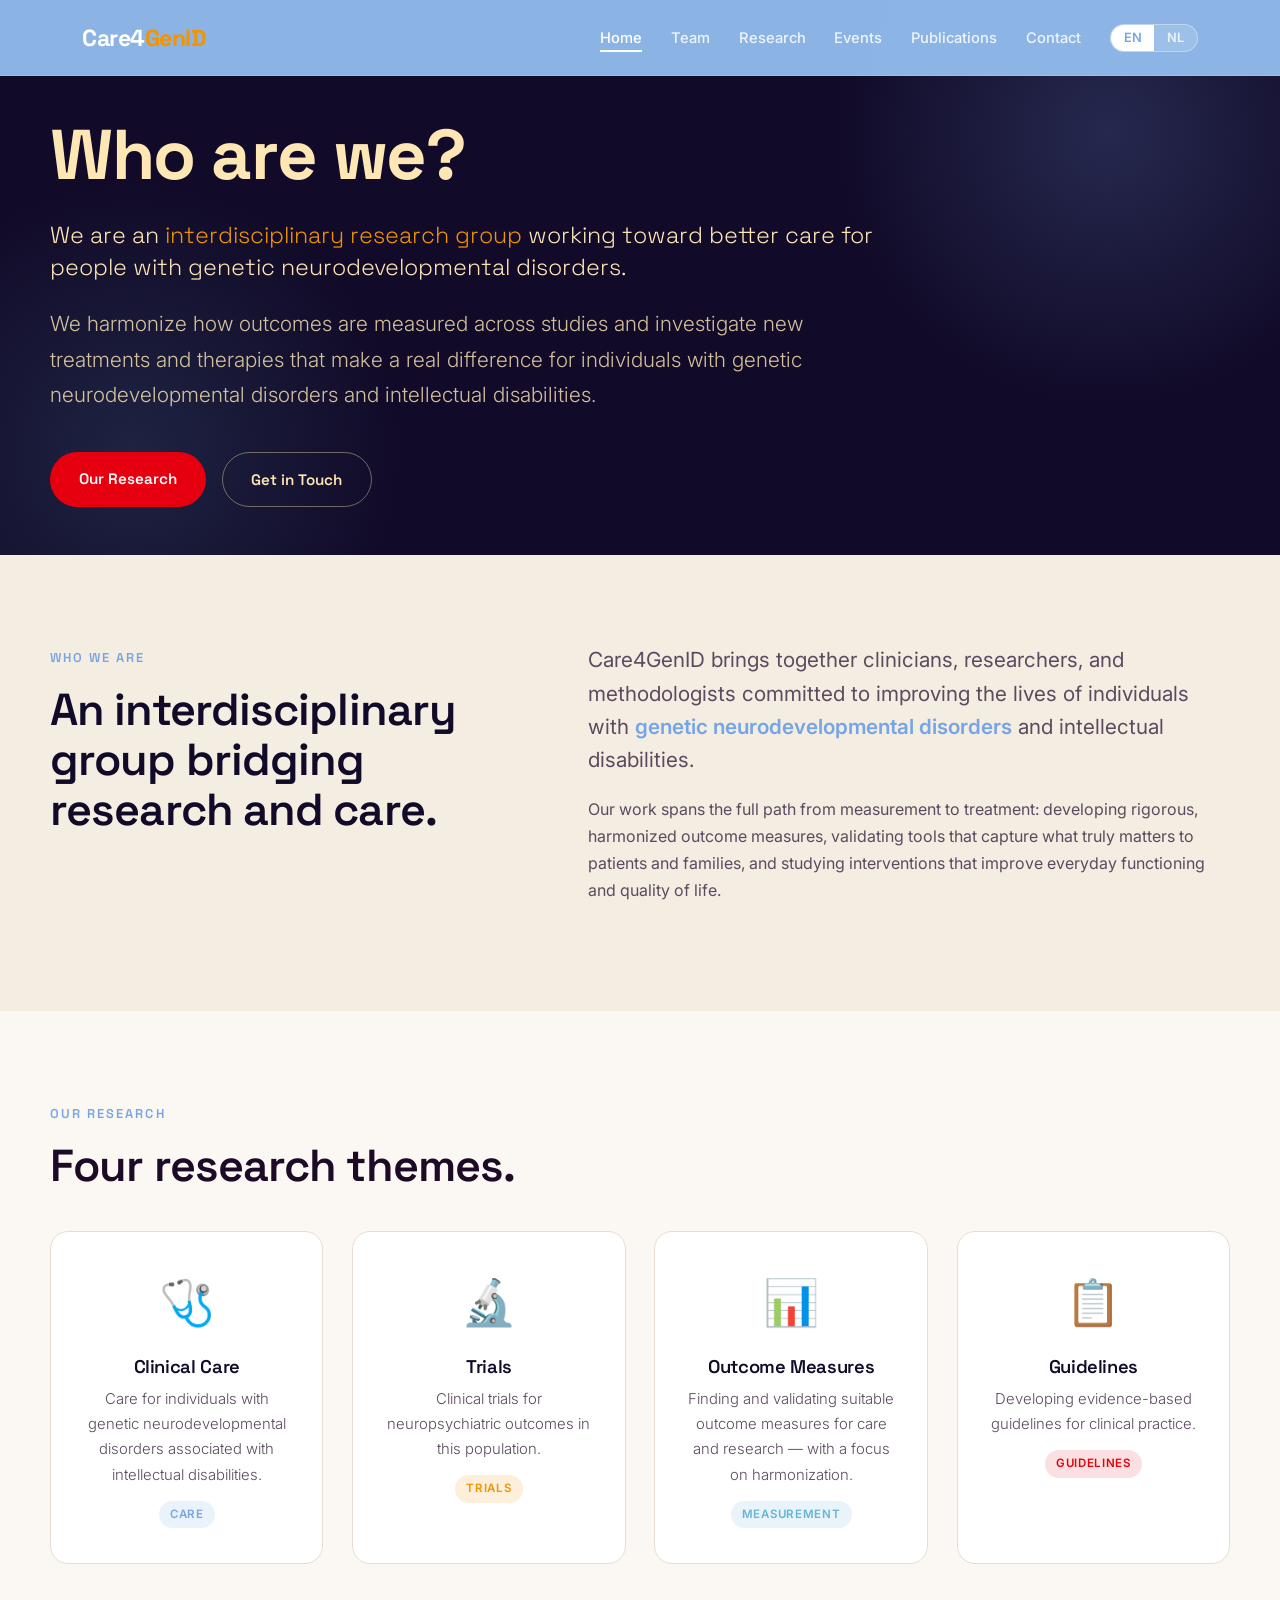
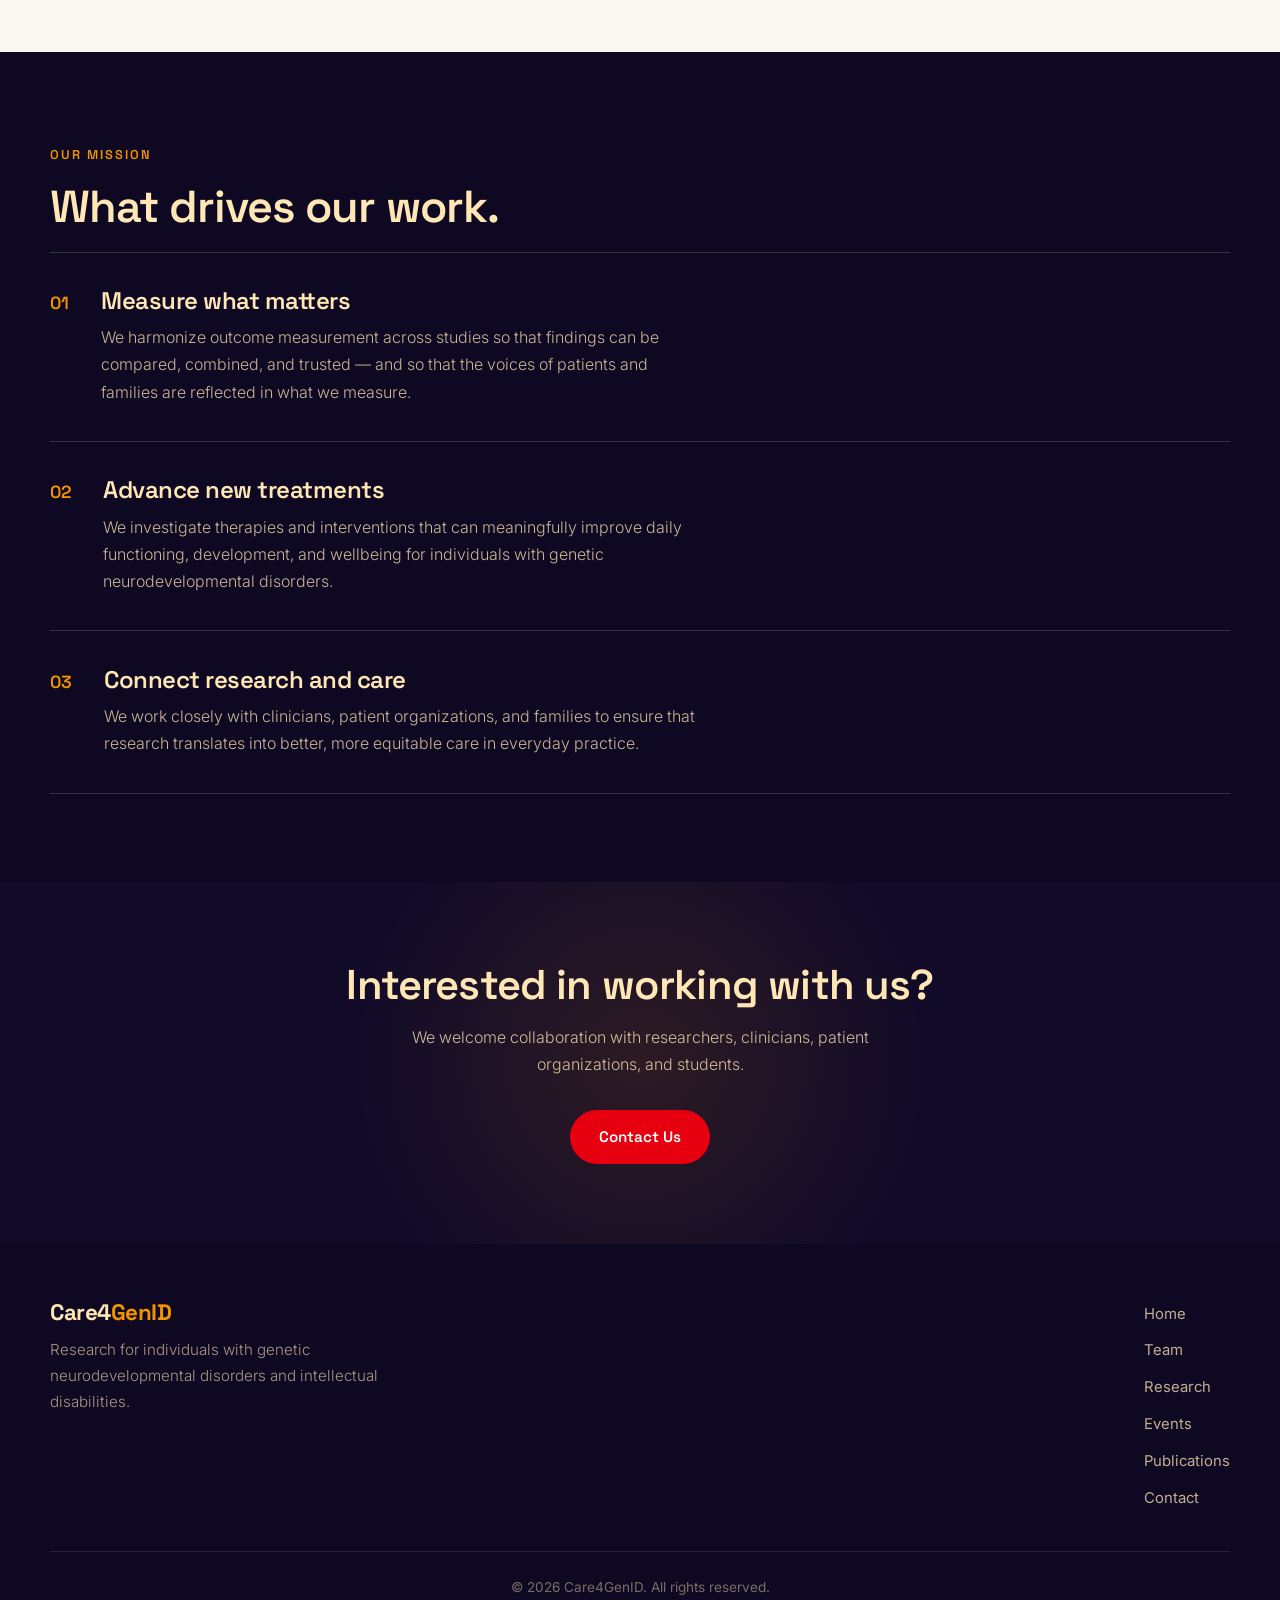
<file: index.html>
<!DOCTYPE html>
<html lang="en">
<head>
  <meta charset="UTF-8">
  <meta name="viewport" content="width=device-width, initial-scale=1.0">
  <title>Care4GenID — Research Group</title>
  <meta name="description" content="An interdisciplinary research group focused on genetic neurodevelopmental disorders and intellectual disabilities.">
  <link rel="stylesheet" href="style.css">
</head>
<body>

  <!-- NAVIGATION -->
  <nav class="navbar">
    <div class="nav-container">
      <a href="index.html" class="nav-logo">Care4<span>GenID</span></a>
      <ul class="nav-links">
        <li><a href="index.html" class="active">Home</a></li>
        <li><a href="team.html">Team</a></li>
        <li><a href="research.html"><span class="lang-en">Research</span><span class="lang-nl">Onderzoek</span></a></li>
        <li><a href="events.html"><span class="lang-en">Events</span><span class="lang-nl">Evenementen</span></a></li>
        <li><a href="publications.html"><span class="lang-en">Publications</span><span class="lang-nl">Publicaties</span></a></li>
        <li><a href="contact.html">Contact</a></li>
        <li>
          <div class="lang-switch">
            <button data-lang="en" class="active">EN</button>
            <button data-lang="nl">NL</button>
          </div>
        </li>
      </ul>
      <button class="nav-toggle" aria-label="Toggle menu">
        <span></span><span></span><span></span>
      </button>
    </div>
  </nav>

  <main>
    <!-- HERO -->
    <section class="hero">
      <div class="hero-content">
        <h1 class="lang-en">Who are we?</h1>
        <h1 class="lang-nl">Wie zijn wij?</h1>
        <p class="hero-lead lang-en">We are an <span class="accent">interdisciplinary research group</span> working toward better care for people with genetic neurodevelopmental disorders.</p>
        <p class="hero-lead lang-nl">Wij zijn een <span class="accent">interdisciplinaire onderzoeksgroep</span> die werkt aan betere zorg voor mensen met genetische neurobiologische ontwikkelingsstoornissen.</p>
        <p class="lang-en">We harmonize how outcomes are measured across studies and investigate new treatments and therapies that make a real difference for individuals with genetic neurodevelopmental disorders and intellectual disabilities.</p>
        <p class="lang-nl">Wij harmoniseren hoe uitkomsten gemeten worden in verschillende studies en onderzoeken nieuwe behandelingen en therapieën die een echt verschil maken voor mensen met genetische neurobiologische ontwikkelingsstoornissen en verstandelijke beperkingen.</p>
        <div class="hero-cta">
          <a href="research.html" class="btn btn-primary"><span class="lang-en">Our Research</span><span class="lang-nl">Ons Onderzoek</span></a>
          <a href="contact.html" class="btn btn-ghost"><span class="lang-en">Get in Touch</span><span class="lang-nl">Neem Contact Op</span></a>
        </div>
      </div>
    </section>

    <!-- WHO WE ARE -->
    <section class="intro-band">
      <div class="container">
        <div class="intro-grid">
          <div class="fade-in">
            <span class="eyebrow-dark lang-en">Who We Are</span>
            <span class="eyebrow-dark lang-nl">Wie Wij Zijn</span>
            <h2 class="section-title lang-en">An interdisciplinary group bridging research and care.</h2>
            <h2 class="section-title lang-nl">Een interdisciplinaire groep tussen onderzoek en zorg.</h2>
          </div>
          <div class="intro-body fade-in">
            <p class="intro-lead lang-en">Care4GenID brings together clinicians, researchers, and methodologists committed to improving the lives of individuals with <span class="hl">genetic neurodevelopmental disorders</span> and intellectual disabilities.</p>
            <p class="intro-lead lang-nl">Care4GenID brengt clinici, onderzoekers en methodologen samen die zich inzetten voor het verbeteren van het leven van mensen met <span class="hl">genetische neurobiologische ontwikkelingsstoornissen</span> en verstandelijke beperkingen.</p>
            <p class="lang-en">Our work spans the full path from measurement to treatment: developing rigorous, harmonized outcome measures, validating tools that capture what truly matters to patients and families, and studying interventions that improve everyday functioning and quality of life.</p>
            <p class="lang-nl">Ons werk omvat het volledige traject van meting tot behandeling: het ontwikkelen van betrouwbare, geharmoniseerde uitkomstmaten, het valideren van instrumenten die meten wat er echt toe doet voor patiënten en families, en het bestuderen van interventies die het dagelijks functioneren en de kwaliteit van leven verbeteren.</p>
          </div>
        </div>
      </div>
    </section>

    <!-- RESEARCH THEMES (with pictograms) -->
    <section class="section">
      <div class="container">
        <span class="eyebrow-dark lang-en">Our Research</span>
        <span class="eyebrow-dark lang-nl">Ons Onderzoek</span>
        <h2 class="section-title lang-en">Four research themes.</h2>
        <h2 class="section-title lang-nl">Vier onderzoekslijnen.</h2>

        <div class="theme-grid">
          <a href="research.html#clinical-care" class="theme-card fade-in" style="text-decoration:none;">
            <span class="theme-icon">🩺</span>
            <h3 class="lang-en">Clinical Care</h3>
            <h3 class="lang-nl">Klinische Zorg</h3>
            <p class="lang-en">Care for individuals with genetic neurodevelopmental disorders associated with intellectual disabilities.</p>
            <p class="lang-nl">Zorg voor mensen met genetische neurobiologische ontwikkelingsstoornissen geassocieerd met verstandelijke beperkingen.</p>
            <span class="tag tag-blue lang-en">Care</span>
            <span class="tag tag-blue lang-nl">Zorg</span>
          </a>

          <a href="research.html#trials" class="theme-card fade-in" style="text-decoration:none;">
            <span class="theme-icon">🔬</span>
            <h3 class="lang-en">Trials</h3>
            <h3 class="lang-nl">Trials</h3>
            <p class="lang-en">Clinical trials for neuropsychiatric outcomes in this population.</p>
            <p class="lang-nl">Klinische trials voor neuropsychiatrische uitkomsten in deze populatie.</p>
            <span class="tag tag-orange lang-en">Trials</span>
            <span class="tag tag-orange lang-nl">Trials</span>
          </a>

          <a href="research.html#outcomes" class="theme-card fade-in" style="text-decoration:none;">
            <span class="theme-icon">📊</span>
            <h3 class="lang-en">Outcome Measures</h3>
            <h3 class="lang-nl">Uitkomstmaten</h3>
            <p class="lang-en">Finding and validating suitable outcome measures for care and research — with a focus on harmonization.</p>
            <p class="lang-nl">Het vinden en valideren van geschikte uitkomstmaten voor zorg en onderzoek — met focus op harmonisatie.</p>
            <span class="tag tag-teal lang-en">Measurement</span>
            <span class="tag tag-teal lang-nl">Meting</span>
          </a>

          <a href="research.html#guidelines" class="theme-card fade-in" style="text-decoration:none;">
            <span class="theme-icon">📋</span>
            <h3 class="lang-en">Guidelines</h3>
            <h3 class="lang-nl">Richtlijnen</h3>
            <p class="lang-en">Developing evidence-based guidelines for clinical practice.</p>
            <p class="lang-nl">Ontwikkelen van evidence-based richtlijnen voor de klinische praktijk.</p>
            <span class="tag tag-red lang-en">Guidelines</span>
            <span class="tag tag-red lang-nl">Richtlijnen</span>
          </a>
        </div>
      </div>
    </section>

    <!-- MISSION -->
    <section class="section section-dark">
      <div class="container">
        <span class="eyebrow-dark lang-en">Our Mission</span>
        <span class="eyebrow-dark lang-nl">Onze Missie</span>
        <h2 class="section-title lang-en">What drives our work.</h2>
        <h2 class="section-title lang-nl">Wat ons werk drijft.</h2>

        <div class="mission-list">
          <div class="mission-item fade-in">
            <span class="mission-num">01</span>
            <div>
              <h3 class="lang-en">Measure what matters</h3>
              <h3 class="lang-nl">Meten wat ertoe doet</h3>
              <p class="lang-en">We harmonize outcome measurement across studies so that findings can be compared, combined, and trusted — and so that the voices of patients and families are reflected in what we measure.</p>
              <p class="lang-nl">Wij harmoniseren uitkomstmetingen tussen studies zodat resultaten vergeleken, gecombineerd en vertrouwd kunnen worden — en zodat de stem van patiënten en families weerklinkt in wat wij meten.</p>
            </div>
          </div>
          <div class="mission-item fade-in">
            <span class="mission-num">02</span>
            <div>
              <h3 class="lang-en">Advance new treatments</h3>
              <h3 class="lang-nl">Nieuwe behandelingen ontwikkelen</h3>
              <p class="lang-en">We investigate therapies and interventions that can meaningfully improve daily functioning, development, and wellbeing for individuals with genetic neurodevelopmental disorders.</p>
              <p class="lang-nl">Wij onderzoeken therapieën en interventies die het dagelijks functioneren, de ontwikkeling en het welzijn van mensen met genetische neurobiologische ontwikkelingsstoornissen wezenlijk kunnen verbeteren.</p>
            </div>
          </div>
          <div class="mission-item fade-in">
            <span class="mission-num">03</span>
            <div>
              <h3 class="lang-en">Connect research and care</h3>
              <h3 class="lang-nl">Onderzoek en zorg verbinden</h3>
              <p class="lang-en">We work closely with clinicians, patient organizations, and families to ensure that research translates into better, more equitable care in everyday practice.</p>
              <p class="lang-nl">Wij werken nauw samen met clinici, patiëntenorganisaties en families om ervoor te zorgen dat onderzoek zich vertaalt naar betere en rechtvaardigere zorg in de dagelijkse praktijk.</p>
            </div>
          </div>
        </div>
      </div>
    </section>

    <!-- CTA -->
    <section class="cta-band">
      <div class="container">
        <h2 class="lang-en">Interested in working with us?</h2>
        <h2 class="lang-nl">Interesse in samenwerking?</h2>
        <p class="lang-en">We welcome collaboration with researchers, clinicians, patient organizations, and students.</p>
        <p class="lang-nl">Wij verwelkomen samenwerking met onderzoekers, clinici, patiëntenorganisaties en studenten.</p>
        <a href="contact.html" class="btn btn-primary"><span class="lang-en">Contact Us</span><span class="lang-nl">Neem Contact Op</span></a>
      </div>
    </section>
  </main>

  <!-- FOOTER -->
  <footer class="footer">
    <div class="footer-content">
      <div>
        <div class="footer-logo">Care4<span>GenID</span></div>
        <p>
          <span class="lang-en">Research for individuals with genetic neurodevelopmental disorders and intellectual disabilities.</span>
          <span class="lang-nl">Onderzoek voor mensen met genetische neurobiologische ontwikkelingsstoornissen en verstandelijke beperkingen.</span>
        </p>
      </div>
      <ul class="footer-links">
        <li><a href="index.html">Home</a></li>
        <li><a href="team.html">Team</a></li>
        <li><a href="research.html"><span class="lang-en">Research</span><span class="lang-nl">Onderzoek</span></a></li>
        <li><a href="events.html"><span class="lang-en">Events</span><span class="lang-nl">Evenementen</span></a></li>
        <li><a href="publications.html"><span class="lang-en">Publications</span><span class="lang-nl">Publicaties</span></a></li>
        <li><a href="contact.html">Contact</a></li>
      </ul>
    </div>
    <div class="footer-bottom">
      <p>&copy; 2026 Care4GenID. <span class="lang-en">All rights reserved.</span><span class="lang-nl">Alle rechten voorbehouden.</span></p>
    </div>
  </footer>

  <script src="script.js"></script>
</body>
</html>
</file>
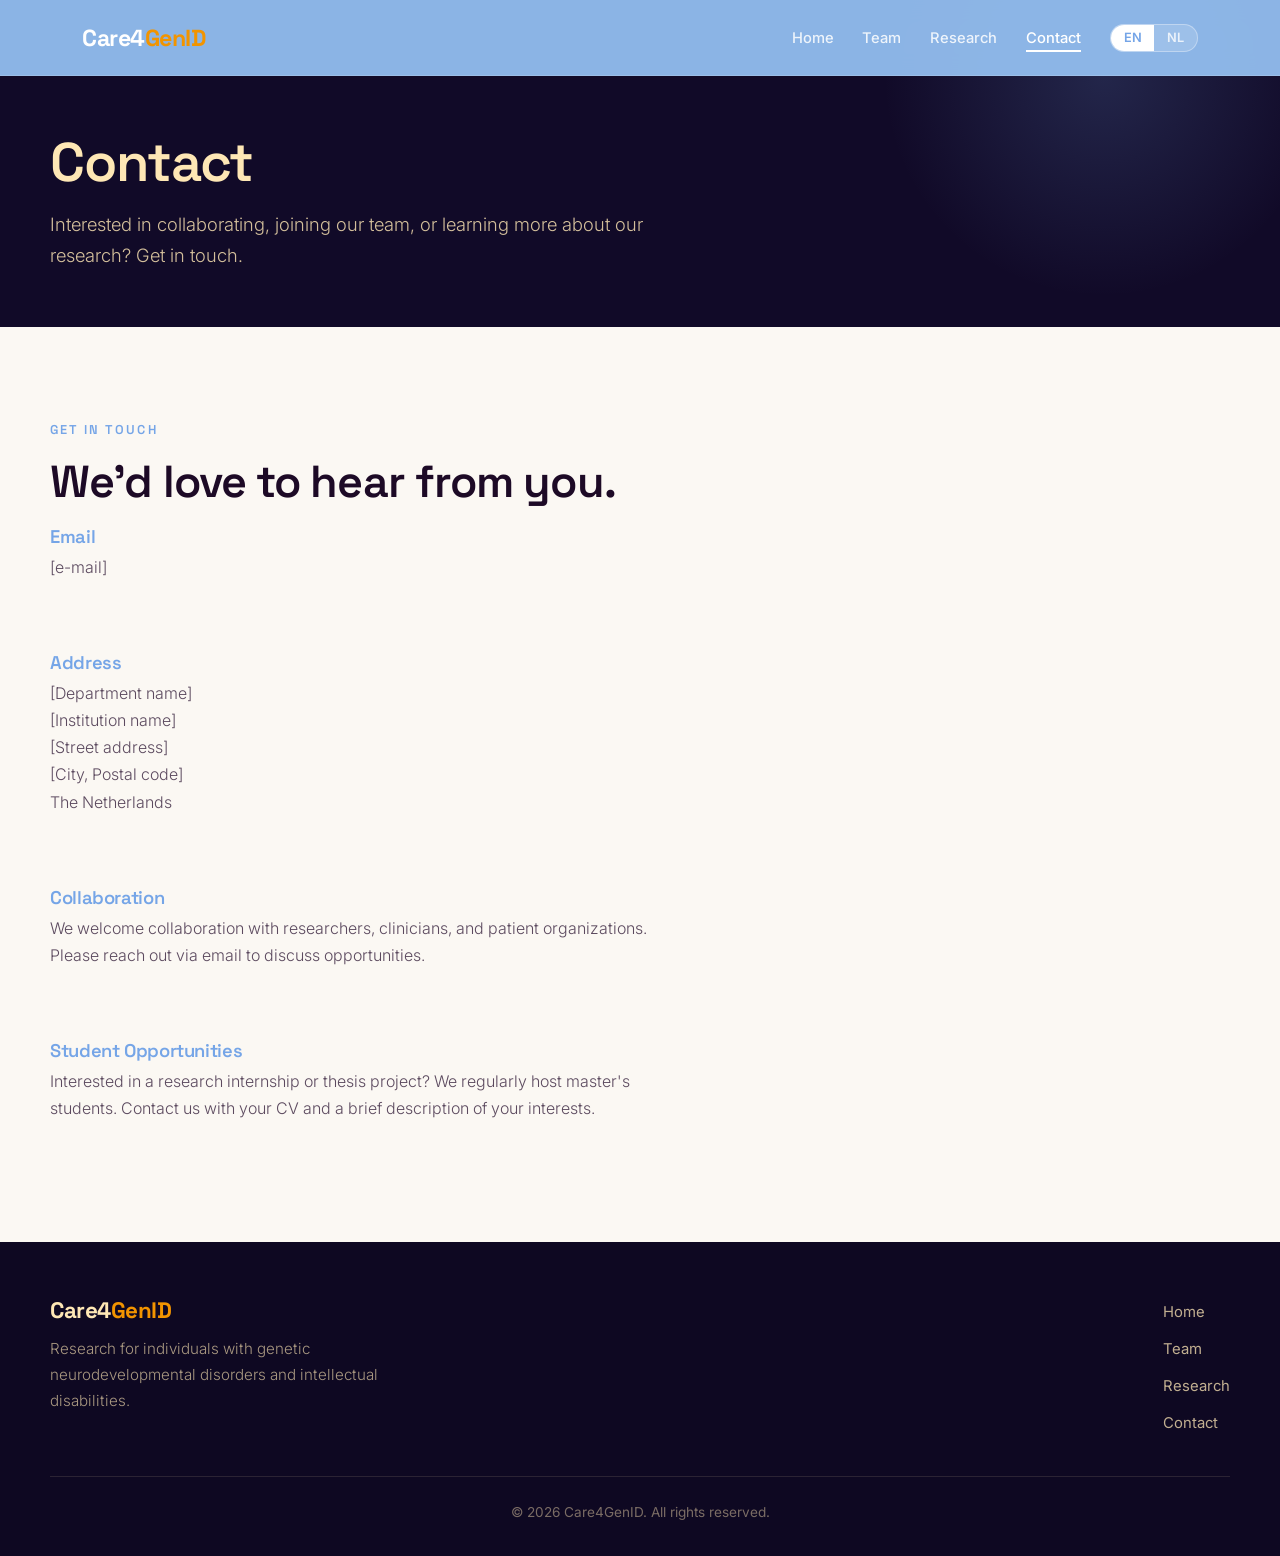
<file: contact.html>
<!DOCTYPE html>
<html lang="en">
<head>
  <meta charset="UTF-8">
  <meta name="viewport" content="width=device-width, initial-scale=1.0">
  <title>Contact — Care4GenID</title>
  <link rel="stylesheet" href="style.css">
</head>
<body>

  <!-- NAVIGATION -->
  <nav class="navbar">
    <div class="nav-container">
      <a href="index.html" class="nav-logo">Care4<span>GenID</span></a>
      <ul class="nav-links">
        <li><a href="index.html">Home</a></li>
        <li><a href="team.html">Team</a></li>
        <li><a href="research.html"><span class="lang-en">Research</span><span class="lang-nl">Onderzoek</span></a></li>
        <li><a href="contact.html" class="active">Contact</a></li>
        <li>
          <div class="lang-switch">
            <button data-lang="en" class="active">EN</button>
            <button data-lang="nl">NL</button>
          </div>
        </li>
      </ul>
      <button class="nav-toggle" aria-label="Toggle menu">
        <span></span><span></span><span></span>
      </button>
    </div>
  </nav>

  <main>
    <!-- PAGE HERO -->
    <section class="page-hero">
      <div class="hero-content">
        <h1>Contact</h1>
        <p class="lang-en">Interested in collaborating, joining our team, or learning more about our research? Get in touch.</p>
        <p class="lang-nl">Geïnteresseerd in samenwerking, wilt u zich bij ons team aansluiten, of wilt u meer weten over ons onderzoek? Neem contact met ons op.</p>
      </div>
    </section>

    <!-- CONTACT CONTENT -->
    <section class="section">
      <div class="container">
        <span class="eyebrow-dark lang-en">Get in Touch</span>
        <span class="eyebrow-dark lang-nl">Neem Contact Op</span>
        <h2 class="section-title lang-en">We'd love to hear from you.</h2>
        <h2 class="section-title lang-nl">Wij horen graag van u.</h2>

        <div class="contact-grid">
          <div class="contact-info-block fade-in">
            <h3>Email</h3>
            <p>[e-mail]</p>
          </div>

          <div class="contact-info-block fade-in">
            <h3>
              <span class="lang-en">Address</span>
              <span class="lang-nl">Adres</span>
            </h3>
            <p>
              [Department name]<br>
              [Institution name]<br>
              [Street address]<br>
              [City, Postal code]<br>
              <span class="lang-en">The Netherlands</span>
              <span class="lang-nl">Nederland</span>
            </p>
          </div>

          <div class="contact-info-block fade-in">
            <h3>
              <span class="lang-en">Collaboration</span>
              <span class="lang-nl">Samenwerking</span>
            </h3>
            <p>
              <span class="lang-en">We welcome collaboration with researchers, clinicians, and patient organizations. Please reach out via email to discuss opportunities.</span>
              <span class="lang-nl">Wij verwelkomen samenwerking met onderzoekers, clinici en patiëntenorganisaties. Neem contact op via e-mail om mogelijkheden te bespreken.</span>
            </p>
          </div>

          <div class="contact-info-block fade-in">
            <h3>
              <span class="lang-en">Student Opportunities</span>
              <span class="lang-nl">Stageplekken</span>
            </h3>
            <p>
              <span class="lang-en">Interested in a research internship or thesis project? We regularly host master's students. Contact us with your CV and a brief description of your interests.</span>
              <span class="lang-nl">Geïnteresseerd in een onderzoeksstage of afstudeerproject? Wij begeleiden regelmatig masterstudenten. Neem contact met ons op met uw CV en een korte beschrijving van uw interesses.</span>
            </p>
          </div>
        </div>
      </div>
    </section>
  </main>

  <!-- FOOTER -->
  <footer class="footer">
    <div class="footer-content">
      <div>
        <div class="footer-logo">Care4<span>GenID</span></div>
        <p>
          <span class="lang-en">Research for individuals with genetic neurodevelopmental disorders and intellectual disabilities.</span>
          <span class="lang-nl">Onderzoek voor mensen met genetische neurobiologische ontwikkelingsstoornissen en verstandelijke beperkingen.</span>
        </p>
      </div>
      <ul class="footer-links">
        <li><a href="index.html">Home</a></li>
        <li><a href="team.html">Team</a></li>
        <li><a href="research.html"><span class="lang-en">Research</span><span class="lang-nl">Onderzoek</span></a></li>
        <li><a href="contact.html">Contact</a></li>
      </ul>
    </div>
    <div class="footer-bottom">
      <p>&copy; 2026 Care4GenID. <span class="lang-en">All rights reserved.</span><span class="lang-nl">Alle rechten voorbehouden.</span></p>
    </div>
  </footer>

  <script src="script.js"></script>
</body>
</html>
</file>
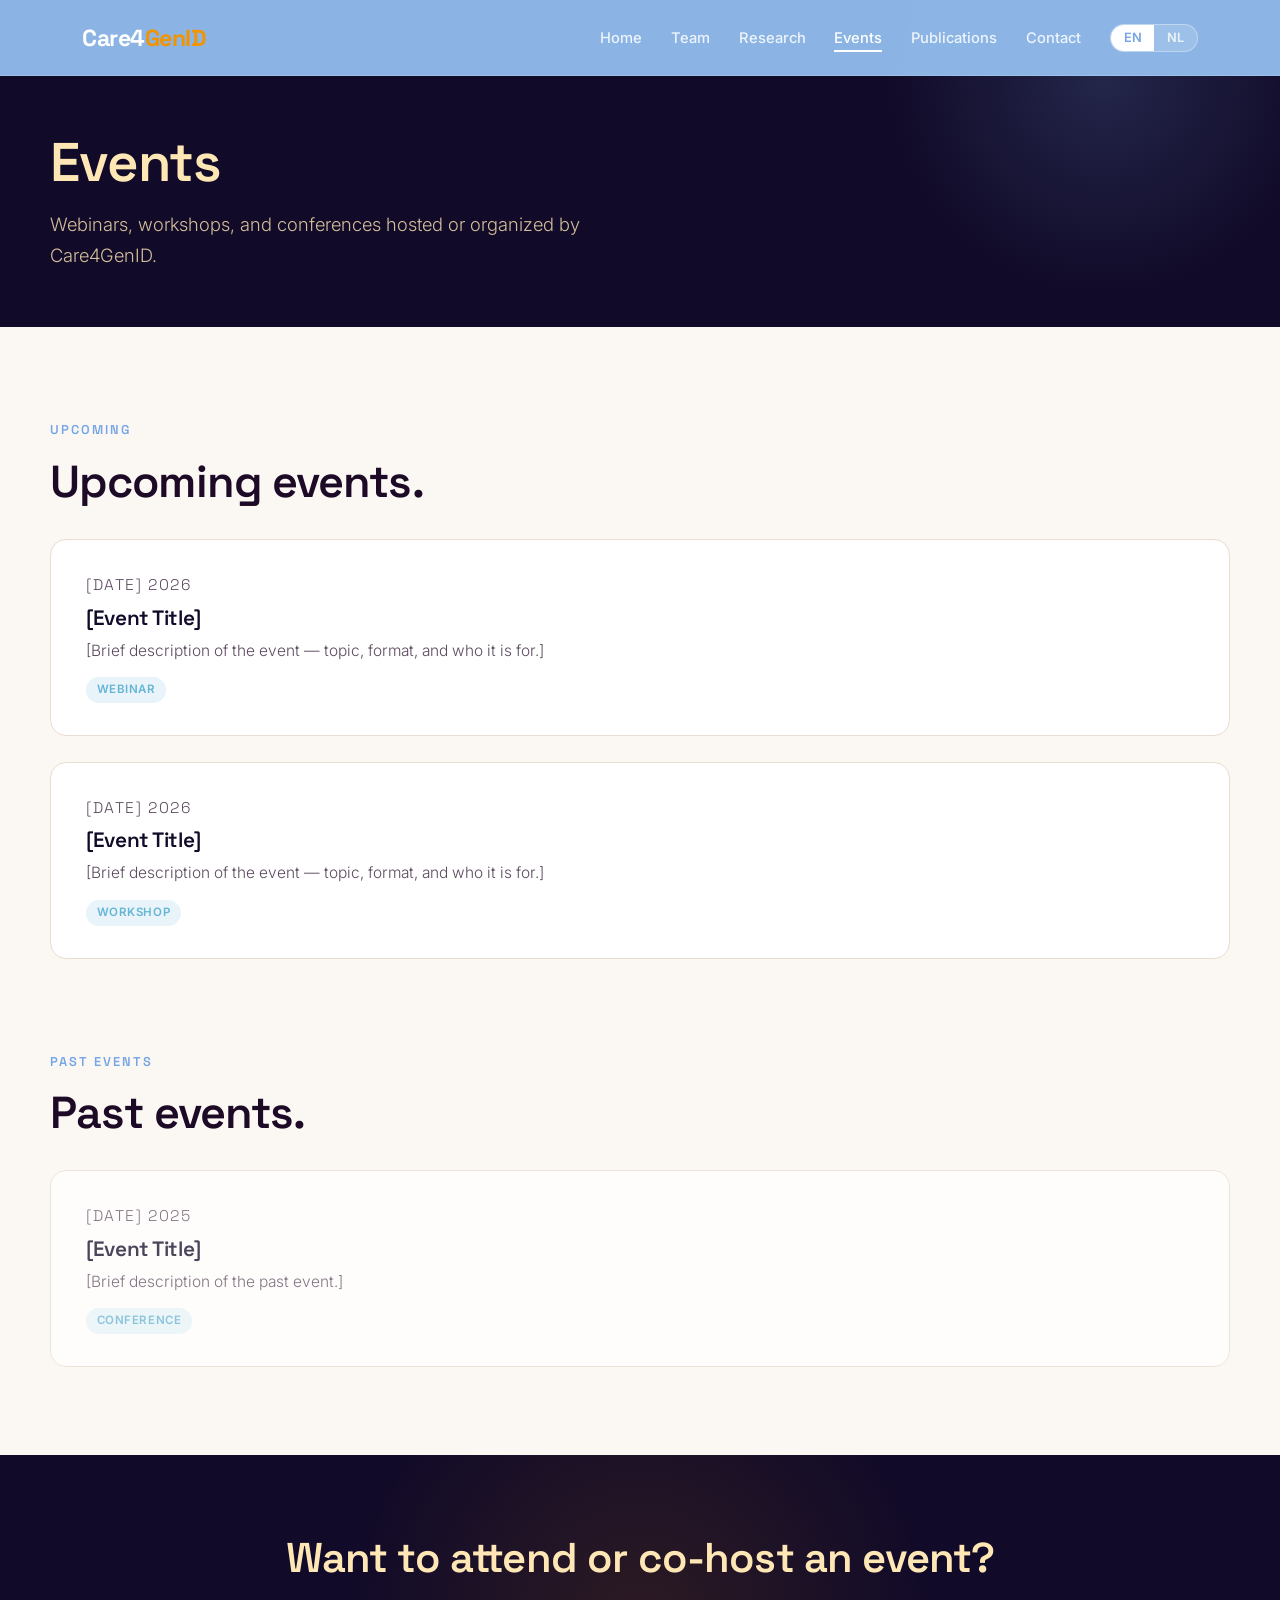
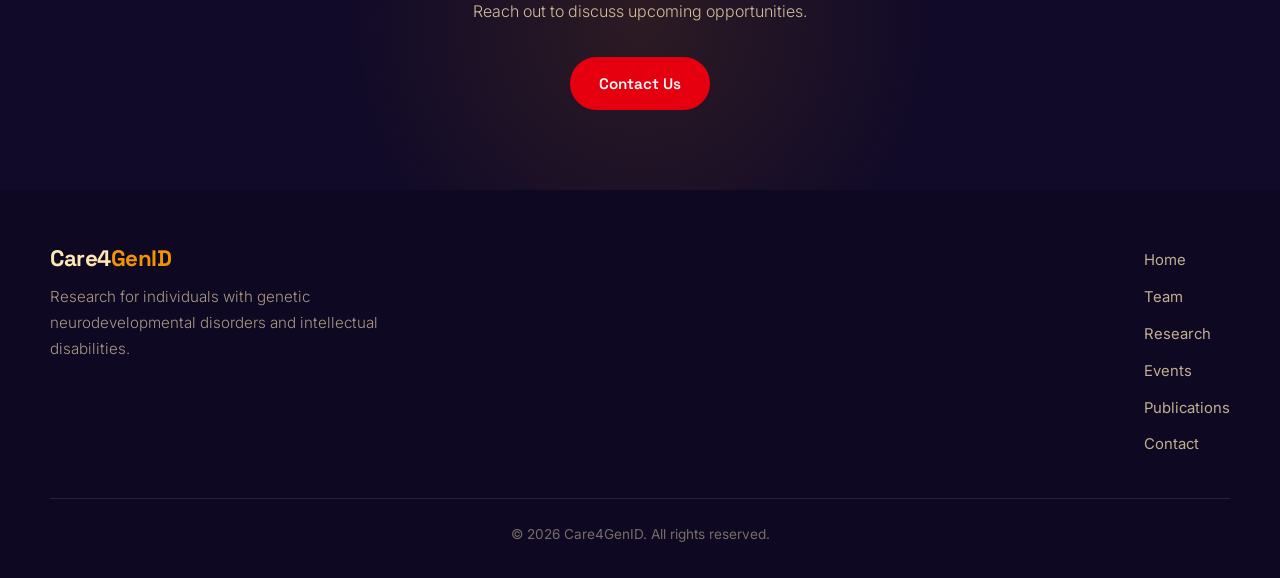
<file: events.html>
<!DOCTYPE html>
<html lang="en">
<head>
  <meta charset="UTF-8">
  <meta name="viewport" content="width=device-width, initial-scale=1.0">
  <title>Events — Care4GenID</title>
  <link rel="stylesheet" href="style.css">
</head>
<body>

  <!-- NAVIGATION -->
  <nav class="navbar">
    <div class="nav-container">
      <a href="index.html" class="nav-logo">Care4<span>GenID</span></a>
      <ul class="nav-links">
        <li><a href="index.html">Home</a></li>
        <li><a href="team.html">Team</a></li>
        <li><a href="research.html"><span class="lang-en">Research</span><span class="lang-nl">Onderzoek</span></a></li>
        <li><a href="events.html" class="active"><span class="lang-en">Events</span><span class="lang-nl">Evenementen</span></a></li>
        <li><a href="publications.html"><span class="lang-en">Publications</span><span class="lang-nl">Publicaties</span></a></li>
        <li><a href="contact.html">Contact</a></li>
        <li>
          <div class="lang-switch">
            <button data-lang="en" class="active">EN</button>
            <button data-lang="nl">NL</button>
          </div>
        </li>
      </ul>
      <button class="nav-toggle" aria-label="Toggle menu">
        <span></span><span></span><span></span>
      </button>
    </div>
  </nav>

  <main>
    <!-- PAGE HERO -->
    <section class="page-hero">
      <div class="hero-content">
        <h1 class="lang-en">Events</h1>
        <h1 class="lang-nl">Evenementen</h1>
        <p class="lang-en">Webinars, workshops, and conferences hosted or organized by Care4GenID.</p>
        <p class="lang-nl">Webinars, workshops en congressen georganiseerd door Care4GenID.</p>
      </div>
    </section>

    <!-- UPCOMING EVENTS -->
    <section class="section">
      <div class="container">
        <span class="eyebrow-dark lang-en">Upcoming</span>
        <span class="eyebrow-dark lang-nl">Aankomend</span>
        <h2 class="section-title lang-en">Upcoming events.</h2>
        <h2 class="section-title lang-nl">Aankomende evenementen.</h2>

        <div class="event-list">
          <div class="event-card fade-in">
            <p class="event-date">[Date] 2026</p>
            <h3>[Event Title]</h3>
            <p class="lang-en">[Brief description of the event — topic, format, and who it is for.]</p>
            <p class="lang-nl">[Korte beschrijving van het evenement — onderwerp, format en doelgroep.]</p>
            <span class="event-tag lang-en">Webinar</span>
            <span class="event-tag lang-nl">Webinar</span>
          </div>

          <div class="event-card fade-in">
            <p class="event-date">[Date] 2026</p>
            <h3>[Event Title]</h3>
            <p class="lang-en">[Brief description of the event — topic, format, and who it is for.]</p>
            <p class="lang-nl">[Korte beschrijving van het evenement — onderwerp, format en doelgroep.]</p>
            <span class="event-tag lang-en">Workshop</span>
            <span class="event-tag lang-nl">Workshop</span>
          </div>
        </div>
      </div>
    </section>

    <!-- PAST EVENTS -->
    <section class="section" style="padding-top:0;">
      <div class="container">
        <span class="eyebrow-dark lang-en">Past Events</span>
        <span class="eyebrow-dark lang-nl">Eerdere Evenementen</span>
        <h2 class="section-title lang-en">Past events.</h2>
        <h2 class="section-title lang-nl">Eerdere evenementen.</h2>

        <div class="event-list">
          <div class="event-card fade-in" style="opacity:0.75;">
            <p class="event-date">[Date] 2025</p>
            <h3>[Event Title]</h3>
            <p class="lang-en">[Brief description of the past event.]</p>
            <p class="lang-nl">[Korte beschrijving van het eerdere evenement.]</p>
            <span class="event-tag lang-en">Conference</span>
            <span class="event-tag lang-nl">Congres</span>
          </div>
        </div>
      </div>
    </section>

    <!-- CTA -->
    <section class="cta-band">
      <div class="container">
        <h2 class="lang-en">Want to attend or co-host an event?</h2>
        <h2 class="lang-nl">Wilt u een evenement bijwonen of mede-organiseren?</h2>
        <p class="lang-en">Reach out to discuss upcoming opportunities.</p>
        <p class="lang-nl">Neem contact op om mogelijkheden te bespreken.</p>
        <a href="contact.html" class="btn btn-primary"><span class="lang-en">Contact Us</span><span class="lang-nl">Neem Contact Op</span></a>
      </div>
    </section>
  </main>

  <!-- FOOTER -->
  <footer class="footer">
    <div class="footer-content">
      <div>
        <div class="footer-logo">Care4<span>GenID</span></div>
        <p>
          <span class="lang-en">Research for individuals with genetic neurodevelopmental disorders and intellectual disabilities.</span>
          <span class="lang-nl">Onderzoek voor mensen met genetische neurobiologische ontwikkelingsstoornissen en verstandelijke beperkingen.</span>
        </p>
      </div>
      <ul class="footer-links">
        <li><a href="index.html">Home</a></li>
        <li><a href="team.html">Team</a></li>
        <li><a href="research.html"><span class="lang-en">Research</span><span class="lang-nl">Onderzoek</span></a></li>
        <li><a href="events.html"><span class="lang-en">Events</span><span class="lang-nl">Evenementen</span></a></li>
        <li><a href="publications.html"><span class="lang-en">Publications</span><span class="lang-nl">Publicaties</span></a></li>
        <li><a href="contact.html">Contact</a></li>
      </ul>
    </div>
    <div class="footer-bottom">
      <p>&copy; 2026 Care4GenID. <span class="lang-en">All rights reserved.</span><span class="lang-nl">Alle rechten voorbehouden.</span></p>
    </div>
  </footer>

  <script src="script.js"></script>
</body>
</html>
</file>
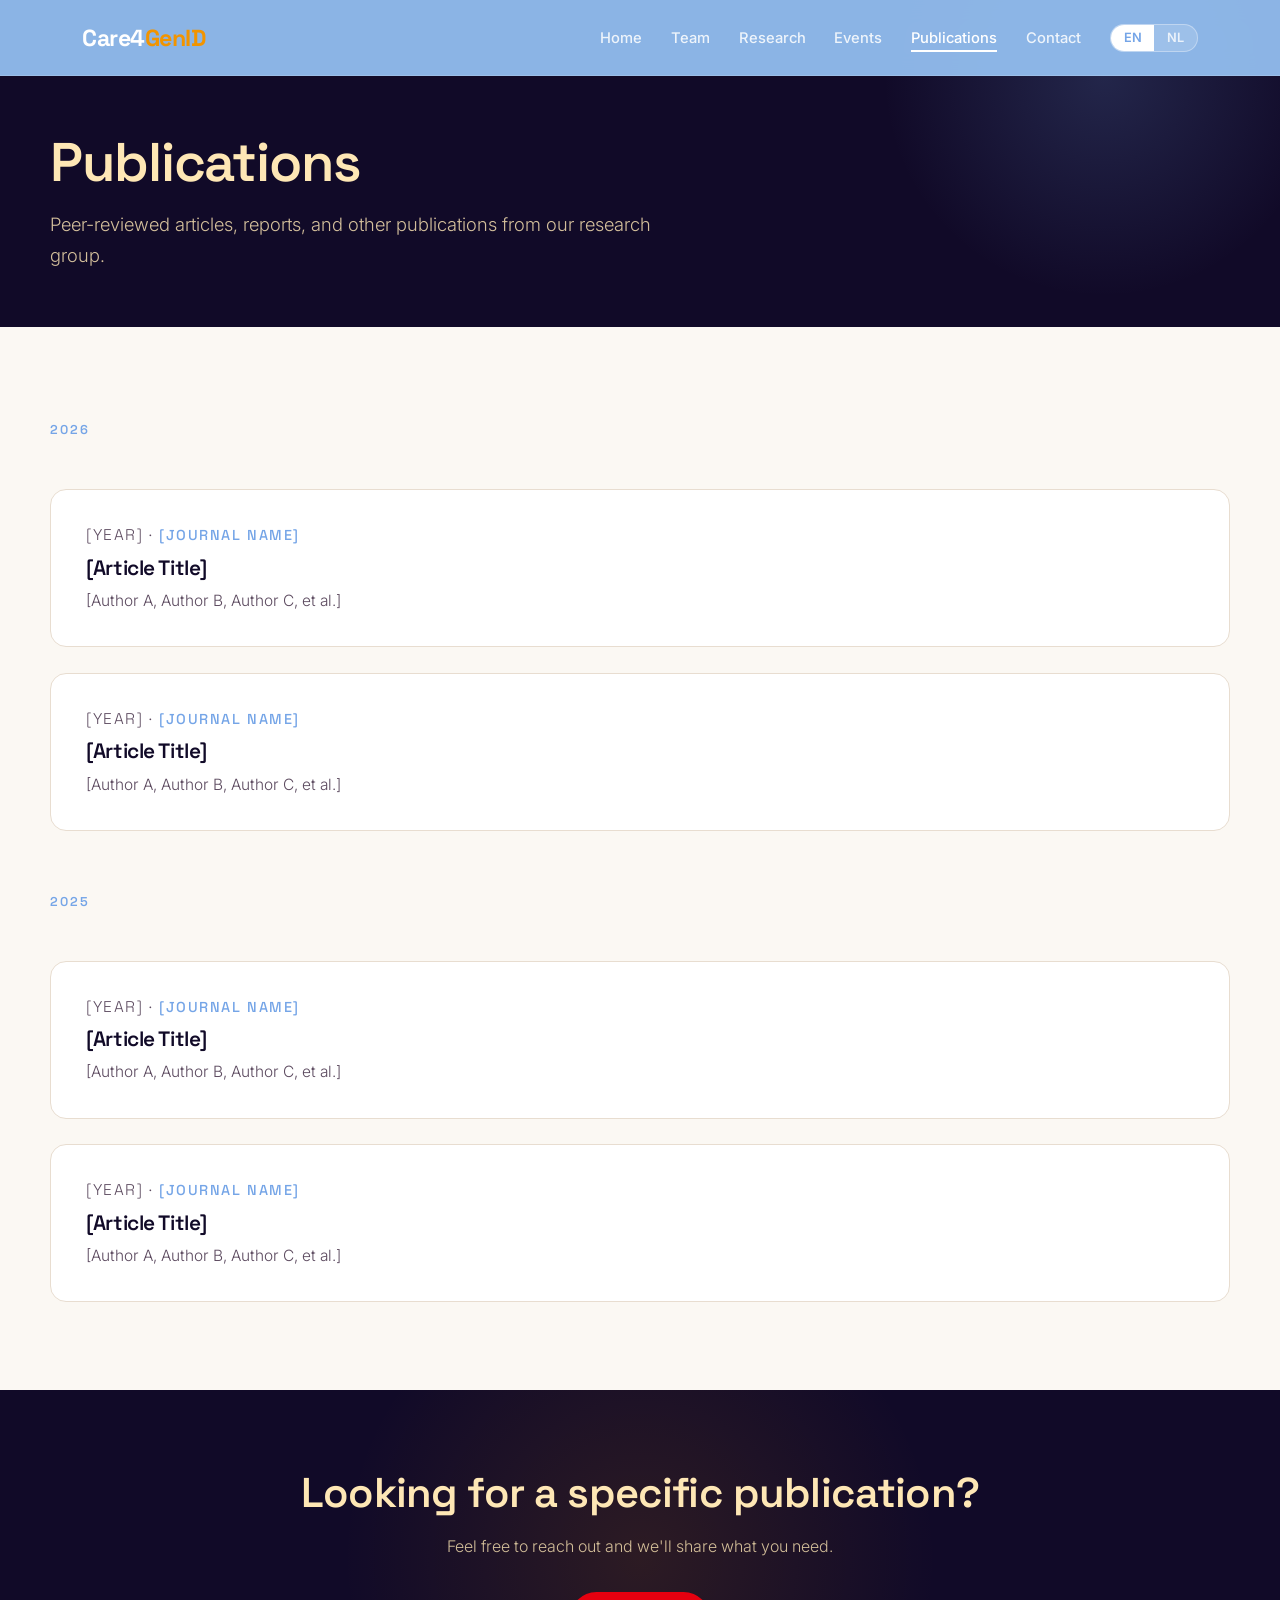
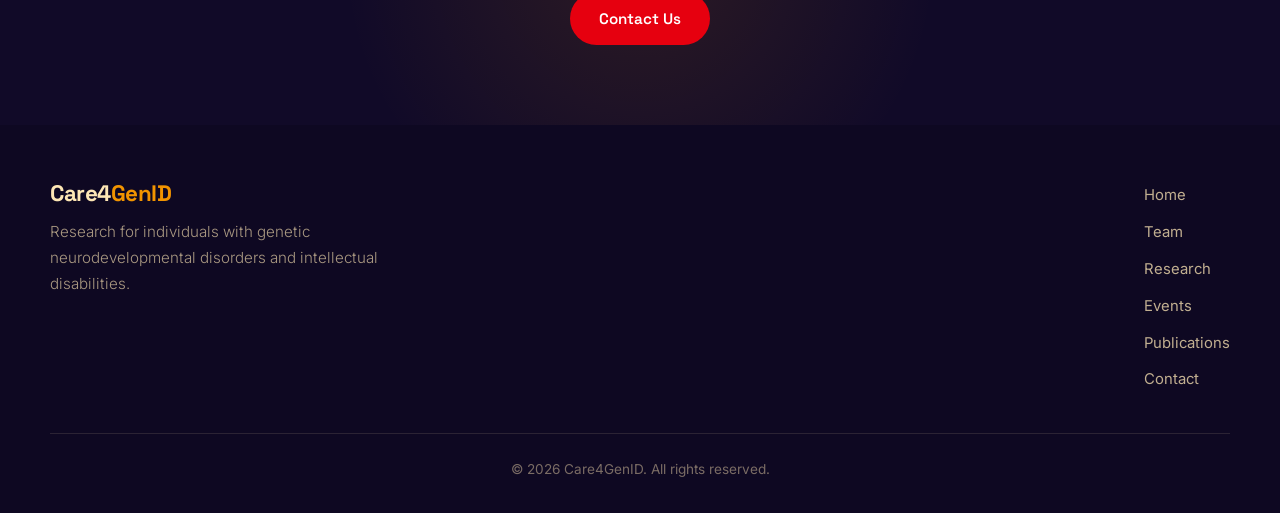
<file: publications.html>
<!DOCTYPE html>
<html lang="en">
<head>
  <meta charset="UTF-8">
  <meta name="viewport" content="width=device-width, initial-scale=1.0">
  <title>Publications — Care4GenID</title>
  <link rel="stylesheet" href="style.css">
</head>
<body>

  <!-- NAVIGATION -->
  <nav class="navbar">
    <div class="nav-container">
      <a href="index.html" class="nav-logo">Care4<span>GenID</span></a>
      <ul class="nav-links">
        <li><a href="index.html">Home</a></li>
        <li><a href="team.html">Team</a></li>
        <li><a href="research.html"><span class="lang-en">Research</span><span class="lang-nl">Onderzoek</span></a></li>
        <li><a href="events.html"><span class="lang-en">Events</span><span class="lang-nl">Evenementen</span></a></li>
        <li><a href="publications.html" class="active"><span class="lang-en">Publications</span><span class="lang-nl">Publicaties</span></a></li>
        <li><a href="contact.html">Contact</a></li>
        <li>
          <div class="lang-switch">
            <button data-lang="en" class="active">EN</button>
            <button data-lang="nl">NL</button>
          </div>
        </li>
      </ul>
      <button class="nav-toggle" aria-label="Toggle menu">
        <span></span><span></span><span></span>
      </button>
    </div>
  </nav>

  <main>
    <!-- PAGE HERO -->
    <section class="page-hero">
      <div class="hero-content">
        <h1 class="lang-en">Publications</h1>
        <h1 class="lang-nl">Publicaties</h1>
        <p class="lang-en">Peer-reviewed articles, reports, and other publications from our research group.</p>
        <p class="lang-nl">Peer-reviewed artikelen, rapporten en andere publicaties van onze onderzoeksgroep.</p>
      </div>
    </section>

    <!-- PUBLICATIONS LIST -->
    <section class="section">
      <div class="container">
        <span class="eyebrow-dark">2026</span>
        <div class="pub-list">
          <div class="pub-card fade-in">
            <p class="pub-meta">[Year] · <span class="pub-journal">[Journal Name]</span></p>
            <h3>[Article Title]</h3>
            <p>[Author A, Author B, Author C, et al.]</p>
          </div>

          <div class="pub-card fade-in">
            <p class="pub-meta">[Year] · <span class="pub-journal">[Journal Name]</span></p>
            <h3>[Article Title]</h3>
            <p>[Author A, Author B, Author C, et al.]</p>
          </div>
        </div>

        <div style="margin-top:3.5rem;">
          <span class="eyebrow-dark">2025</span>
          <div class="pub-list">
            <div class="pub-card fade-in">
              <p class="pub-meta">[Year] · <span class="pub-journal">[Journal Name]</span></p>
              <h3>[Article Title]</h3>
              <p>[Author A, Author B, Author C, et al.]</p>
            </div>

            <div class="pub-card fade-in">
              <p class="pub-meta">[Year] · <span class="pub-journal">[Journal Name]</span></p>
              <h3>[Article Title]</h3>
              <p>[Author A, Author B, Author C, et al.]</p>
            </div>
          </div>
        </div>
      </div>
    </section>

    <!-- CTA -->
    <section class="cta-band">
      <div class="container">
        <h2 class="lang-en">Looking for a specific publication?</h2>
        <h2 class="lang-nl">Op zoek naar een specifieke publicatie?</h2>
        <p class="lang-en">Feel free to reach out and we'll share what you need.</p>
        <p class="lang-nl">Neem gerust contact op en wij delen graag wat u nodig heeft.</p>
        <a href="contact.html" class="btn btn-primary"><span class="lang-en">Contact Us</span><span class="lang-nl">Neem Contact Op</span></a>
      </div>
    </section>
  </main>

  <!-- FOOTER -->
  <footer class="footer">
    <div class="footer-content">
      <div>
        <div class="footer-logo">Care4<span>GenID</span></div>
        <p>
          <span class="lang-en">Research for individuals with genetic neurodevelopmental disorders and intellectual disabilities.</span>
          <span class="lang-nl">Onderzoek voor mensen met genetische neurobiologische ontwikkelingsstoornissen en verstandelijke beperkingen.</span>
        </p>
      </div>
      <ul class="footer-links">
        <li><a href="index.html">Home</a></li>
        <li><a href="team.html">Team</a></li>
        <li><a href="research.html"><span class="lang-en">Research</span><span class="lang-nl">Onderzoek</span></a></li>
        <li><a href="events.html"><span class="lang-en">Events</span><span class="lang-nl">Evenementen</span></a></li>
        <li><a href="publications.html"><span class="lang-en">Publications</span><span class="lang-nl">Publicaties</span></a></li>
        <li><a href="contact.html">Contact</a></li>
      </ul>
    </div>
    <div class="footer-bottom">
      <p>&copy; 2026 Care4GenID. <span class="lang-en">All rights reserved.</span><span class="lang-nl">Alle rechten voorbehouden.</span></p>
    </div>
  </footer>

  <script src="script.js"></script>
</body>
</html>
</file>
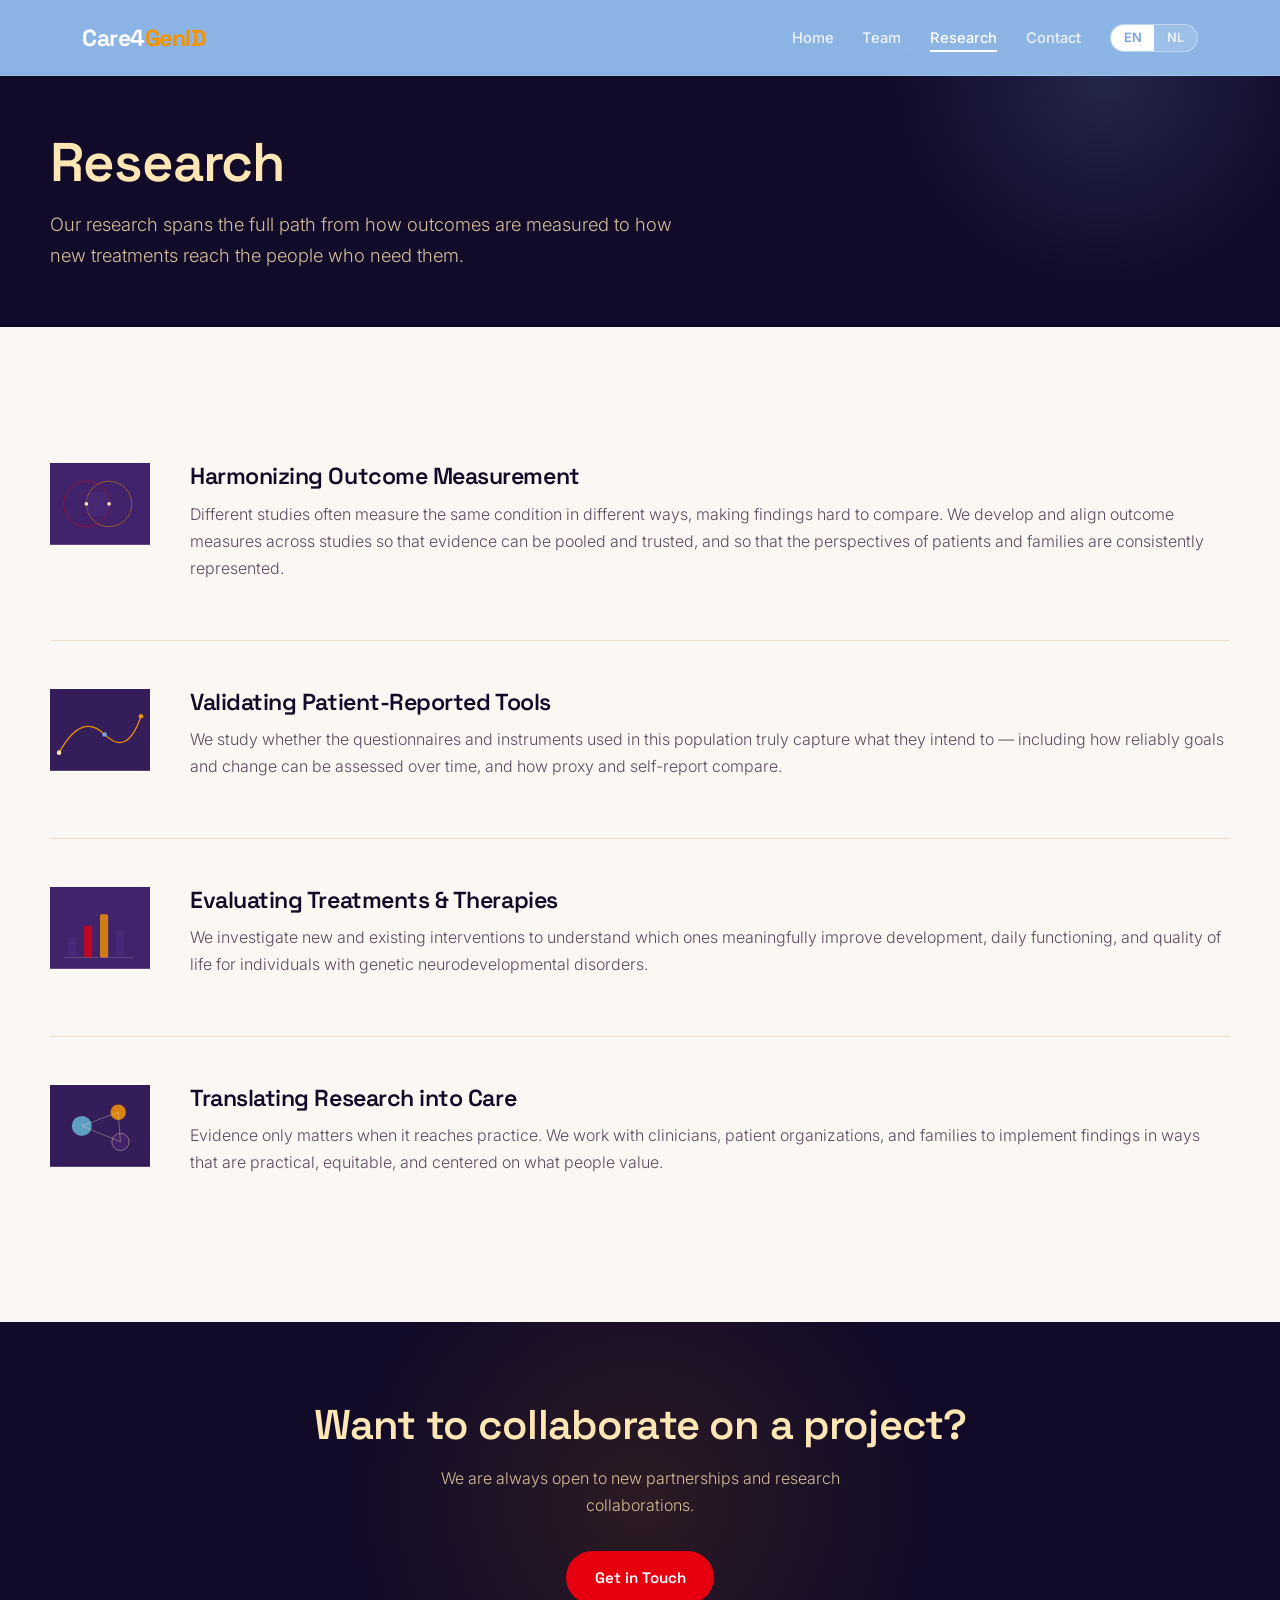
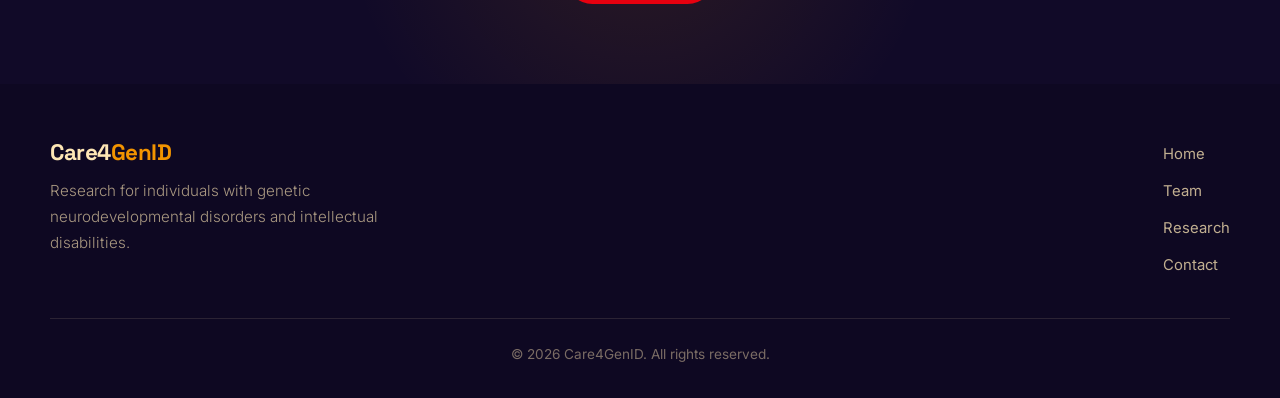
<file: research.html>
<!DOCTYPE html>
<html lang="en">
<head>
  <meta charset="UTF-8">
  <meta name="viewport" content="width=device-width, initial-scale=1.0">
  <title>Research — Care4GenID</title>
  <link rel="stylesheet" href="style.css">
</head>
<body>

  <!-- NAVIGATION -->
  <nav class="navbar">
    <div class="nav-container">
      <a href="index.html" class="nav-logo">Care4<span>GenID</span></a>
      <ul class="nav-links">
        <li><a href="index.html">Home</a></li>
        <li><a href="team.html">Team</a></li>
        <li><a href="research.html" class="active"><span class="lang-en">Research</span><span class="lang-nl">Onderzoek</span></a></li>
        <li><a href="contact.html">Contact</a></li>
        <li>
          <div class="lang-switch">
            <button data-lang="en" class="active">EN</button>
            <button data-lang="nl">NL</button>
          </div>
        </li>
      </ul>
      <button class="nav-toggle" aria-label="Toggle menu">
        <span></span><span></span><span></span>
      </button>
    </div>
  </nav>

  <main>
    <!-- PAGE HERO -->
    <section class="page-hero">
      <div class="hero-content">
        <h1 class="lang-en">Research</h1>
        <h1 class="lang-nl">Onderzoek</h1>
        <p class="lang-en">Our research spans the full path from how outcomes are measured to how new treatments reach the people who need them.</p>
        <p class="lang-nl">Ons onderzoek omvat het volledige traject, van hoe uitkomsten gemeten worden tot hoe nieuwe behandelingen de mensen bereiken die ze nodig hebben.</p>
      </div>
    </section>

    <!-- RESEARCH ROWS -->
    <section class="section">
      <div class="container">

        <div class="research-row fade-in">
          <svg class="r-art" viewBox="0 0 220 180" preserveAspectRatio="xMidYMid slice" xmlns="http://www.w3.org/2000/svg">
            <rect width="220" height="180" fill="#40236B"/>
            <circle cx="80" cy="90" r="50" fill="none" stroke="#E6000F" stroke-width="1.5" opacity="0.7"/>
            <circle cx="130" cy="90" r="50" fill="none" stroke="#F29400" stroke-width="1.5" opacity="0.7"/>
            <circle cx="105" cy="90" r="28" fill="#4A2D7A" opacity="0.55"/>
            <circle cx="80" cy="90" r="4" fill="#FEE7B5"/>
            <circle cx="130" cy="90" r="4" fill="#FEE7B5"/>
          </svg>
          <div>
            <h3 class="lang-en">Harmonizing Outcome Measurement</h3>
            <h3 class="lang-nl">Uitkomstmeting Harmoniseren</h3>
            <p class="lang-en">Different studies often measure the same condition in different ways, making findings hard to compare. We develop and align outcome measures across studies so that evidence can be pooled and trusted, and so that the perspectives of patients and families are consistently represented.</p>
            <p class="lang-nl">Verschillende studies meten dezelfde aandoening vaak op verschillende manieren, waardoor resultaten moeilijk te vergelijken zijn. Wij ontwikkelen en stemmen uitkomstmaten af tussen studies, zodat bewijs samengevoegd en vertrouwd kan worden, en zodat de perspectieven van patiënten en families consequent vertegenwoordigd zijn.</p>
          </div>
        </div>

        <div class="research-row fade-in">
          <svg class="r-art" viewBox="0 0 220 180" preserveAspectRatio="xMidYMid slice" xmlns="http://www.w3.org/2000/svg">
            <rect width="220" height="180" fill="#351D59"/>
            <path d="M20 140 Q70 50 120 100 T200 60" fill="none" stroke="#F29400" stroke-width="2.5"/>
            <circle cx="20" cy="140" r="5" fill="#FEE7B5"/>
            <circle cx="120" cy="100" r="5" fill="#75A5E7"/>
            <circle cx="200" cy="60" r="5" fill="#F29400"/>
          </svg>
          <div>
            <h3 class="lang-en">Validating Patient-Reported Tools</h3>
            <h3 class="lang-nl">Patiëntgerapporteerde Instrumenten Valideren</h3>
            <p class="lang-en">We study whether the questionnaires and instruments used in this population truly capture what they intend to — including how reliably goals and change can be assessed over time, and how proxy and self-report compare.</p>
            <p class="lang-nl">Wij onderzoeken of de vragenlijsten en instrumenten die in deze populatie gebruikt worden daadwerkelijk meten wat ze beogen — inclusief hoe betrouwbaar doelen en verandering in de tijd beoordeeld kunnen worden, en hoe proxy- en zelfrapportage zich tot elkaar verhouden.</p>
          </div>
        </div>

        <div class="research-row fade-in">
          <svg class="r-art" viewBox="0 0 220 180" preserveAspectRatio="xMidYMid slice" xmlns="http://www.w3.org/2000/svg">
            <rect width="220" height="180" fill="#40236B"/>
            <rect x="40" y="110" width="18" height="45" rx="3" fill="#4A2D7A" opacity="0.7"/>
            <rect x="75" y="85" width="18" height="70" rx="3" fill="#E6000F" opacity="0.75"/>
            <rect x="110" y="60" width="18" height="95" rx="3" fill="#F29400" opacity="0.8"/>
            <rect x="145" y="95" width="18" height="60" rx="3" fill="#4A2D7A" opacity="0.7"/>
            <line x1="30" y1="155" x2="185" y2="155" stroke="#FEE7B5" stroke-width="1" opacity="0.4"/>
          </svg>
          <div>
            <h3 class="lang-en">Evaluating Treatments &amp; Therapies</h3>
            <h3 class="lang-nl">Behandelingen &amp; Therapieën Evalueren</h3>
            <p class="lang-en">We investigate new and existing interventions to understand which ones meaningfully improve development, daily functioning, and quality of life for individuals with genetic neurodevelopmental disorders.</p>
            <p class="lang-nl">Wij onderzoeken nieuwe en bestaande interventies om te begrijpen welke de ontwikkeling, het dagelijks functioneren en de kwaliteit van leven van mensen met genetische neurobiologische ontwikkelingsstoornissen wezenlijk verbeteren.</p>
          </div>
        </div>

        <div class="research-row fade-in">
          <svg class="r-art" viewBox="0 0 220 180" preserveAspectRatio="xMidYMid slice" xmlns="http://www.w3.org/2000/svg">
            <rect width="220" height="180" fill="#351D59"/>
            <circle cx="70" cy="90" r="22" fill="#65B5D5" opacity="0.85"/>
            <circle cx="150" cy="60" r="17" fill="#F29400" opacity="0.85"/>
            <circle cx="155" cy="125" r="19" fill="#40236B"/>
            <circle cx="155" cy="125" r="19" fill="none" stroke="#FEE7B5" stroke-width="1.5" opacity="0.6"/>
            <line x1="70" y1="90" x2="150" y2="60" stroke="#FEE7B5" stroke-width="1.5" opacity="0.5"/>
            <line x1="70" y1="90" x2="155" y2="125" stroke="#FEE7B5" stroke-width="1.5" opacity="0.5"/>
            <line x1="150" y1="60" x2="155" y2="125" stroke="#FEE7B5" stroke-width="1.5" opacity="0.5"/>
          </svg>
          <div>
            <h3 class="lang-en">Translating Research into Care</h3>
            <h3 class="lang-nl">Onderzoek Vertalen naar Zorg</h3>
            <p class="lang-en">Evidence only matters when it reaches practice. We work with clinicians, patient organizations, and families to implement findings in ways that are practical, equitable, and centered on what people value.</p>
            <p class="lang-nl">Bewijs doet er pas toe wanneer het de praktijk bereikt. Wij werken samen met clinici, patiëntenorganisaties en families om bevindingen te implementeren op een manier die praktisch en rechtvaardig is en draait om wat mensen waardevol vinden.</p>
          </div>
        </div>

      </div>
    </section>

    <!-- CTA -->
    <section class="cta-band">
      <div class="container">
        <h2 class="lang-en">Want to collaborate on a project?</h2>
        <h2 class="lang-nl">Samenwerken aan een project?</h2>
        <p class="lang-en">We are always open to new partnerships and research collaborations.</p>
        <p class="lang-nl">Wij staan altijd open voor nieuwe samenwerkingen en onderzoekspartnerschappen.</p>
        <a href="contact.html" class="btn btn-primary"><span class="lang-en">Get in Touch</span><span class="lang-nl">Neem Contact Op</span></a>
      </div>
    </section>
  </main>

  <!-- FOOTER -->
  <footer class="footer">
    <div class="footer-content">
      <div>
        <div class="footer-logo">Care4<span>GenID</span></div>
        <p>
          <span class="lang-en">Research for individuals with genetic neurodevelopmental disorders and intellectual disabilities.</span>
          <span class="lang-nl">Onderzoek voor mensen met genetische neurobiologische ontwikkelingsstoornissen en verstandelijke beperkingen.</span>
        </p>
      </div>
      <ul class="footer-links">
        <li><a href="index.html">Home</a></li>
        <li><a href="team.html">Team</a></li>
        <li><a href="research.html"><span class="lang-en">Research</span><span class="lang-nl">Onderzoek</span></a></li>
        <li><a href="contact.html">Contact</a></li>
      </ul>
    </div>
    <div class="footer-bottom">
      <p>&copy; 2026 Care4GenID. <span class="lang-en">All rights reserved.</span><span class="lang-nl">Alle rechten voorbehouden.</span></p>
    </div>
  </footer>

  <script src="script.js"></script>
</body>
</html>
</file>
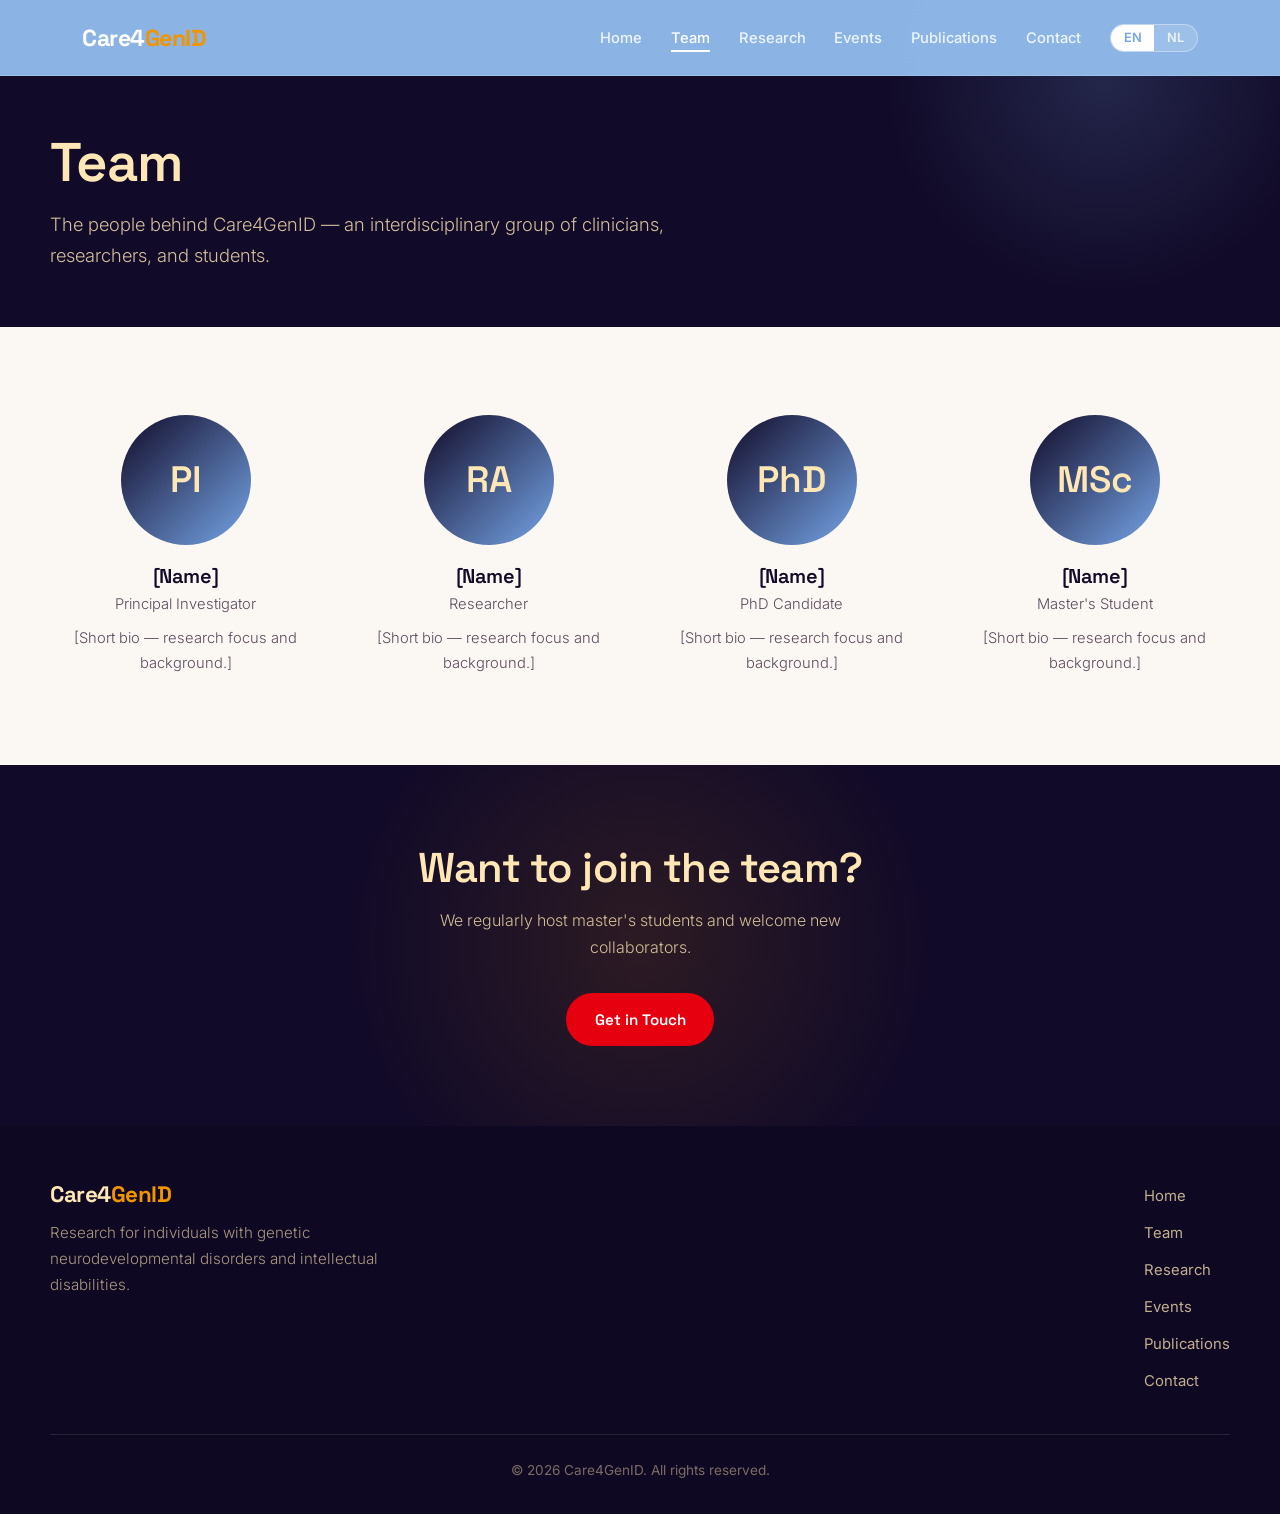
<file: team.html>
<!DOCTYPE html>
<html lang="en">
<head>
  <meta charset="UTF-8">
  <meta name="viewport" content="width=device-width, initial-scale=1.0">
  <title>Team — Care4GenID</title>
  <link rel="stylesheet" href="style.css">
</head>
<body>

  <!-- NAVIGATION -->
  <nav class="navbar">
    <div class="nav-container">
      <a href="index.html" class="nav-logo">Care4<span>GenID</span></a>
      <ul class="nav-links">
        <li><a href="index.html">Home</a></li>
        <li><a href="team.html" class="active">Team</a></li>
        <li><a href="research.html"><span class="lang-en">Research</span><span class="lang-nl">Onderzoek</span></a></li>
        <li><a href="events.html"><span class="lang-en">Events</span><span class="lang-nl">Evenementen</span></a></li>
        <li><a href="publications.html"><span class="lang-en">Publications</span><span class="lang-nl">Publicaties</span></a></li>
        <li><a href="contact.html">Contact</a></li>
        <li>
          <div class="lang-switch">
            <button data-lang="en" class="active">EN</button>
            <button data-lang="nl">NL</button>
          </div>
        </li>
      </ul>
      <button class="nav-toggle" aria-label="Toggle menu">
        <span></span><span></span><span></span>
      </button>
    </div>
  </nav>

  <main>
    <!-- PAGE HERO -->
    <section class="page-hero">
      <div class="hero-content">
        <h1>Team</h1>
        <p class="lang-en">The people behind Care4GenID — an interdisciplinary group of clinicians, researchers, and students.</p>
        <p class="lang-nl">De mensen achter Care4GenID — een interdisciplinaire groep van clinici, onderzoekers en studenten.</p>
      </div>
    </section>

    <!-- TEAM GRID -->
    <section class="section">
      <div class="container">
        <div class="team-grid">

          <div class="team-card fade-in">
            <div class="team-avatar">PI</div>
            <h3>[Name]</h3>
            <p class="team-role lang-en">Principal Investigator</p>
            <p class="team-role lang-nl">Hoofdonderzoeker</p>
            <p class="lang-en">[Short bio — research focus and background.]</p>
            <p class="lang-nl">[Korte biografie — onderzoeksfocus en achtergrond.]</p>
          </div>

          <div class="team-card fade-in">
            <div class="team-avatar">RA</div>
            <h3>[Name]</h3>
            <p class="team-role lang-en">Researcher</p>
            <p class="team-role lang-nl">Onderzoeker</p>
            <p class="lang-en">[Short bio — research focus and background.]</p>
            <p class="lang-nl">[Korte biografie — onderzoeksfocus en achtergrond.]</p>
          </div>

          <div class="team-card fade-in">
            <div class="team-avatar">PhD</div>
            <h3>[Name]</h3>
            <p class="team-role lang-en">PhD Candidate</p>
            <p class="team-role lang-nl">Promovendus</p>
            <p class="lang-en">[Short bio — research focus and background.]</p>
            <p class="lang-nl">[Korte biografie — onderzoeksfocus en achtergrond.]</p>
          </div>

          <div class="team-card fade-in">
            <div class="team-avatar">MSc</div>
            <h3>[Name]</h3>
            <p class="team-role lang-en">Master's Student</p>
            <p class="team-role lang-nl">Masterstudent</p>
            <p class="lang-en">[Short bio — research focus and background.]</p>
            <p class="lang-nl">[Korte biografie — onderzoeksfocus en achtergrond.]</p>
          </div>

        </div>
      </div>
    </section>

    <!-- CTA -->
    <section class="cta-band">
      <div class="container">
        <h2 class="lang-en">Want to join the team?</h2>
        <h2 class="lang-nl">Wil je het team versterken?</h2>
        <p class="lang-en">We regularly host master's students and welcome new collaborators.</p>
        <p class="lang-nl">Wij begeleiden regelmatig masterstudenten en verwelkomen nieuwe samenwerkingspartners.</p>
        <a href="contact.html" class="btn btn-primary"><span class="lang-en">Get in Touch</span><span class="lang-nl">Neem Contact Op</span></a>
      </div>
    </section>
  </main>

  <!-- FOOTER -->
  <footer class="footer">
    <div class="footer-content">
      <div>
        <div class="footer-logo">Care4<span>GenID</span></div>
        <p>
          <span class="lang-en">Research for individuals with genetic neurodevelopmental disorders and intellectual disabilities.</span>
          <span class="lang-nl">Onderzoek voor mensen met genetische neurobiologische ontwikkelingsstoornissen en verstandelijke beperkingen.</span>
        </p>
      </div>
      <ul class="footer-links">
        <li><a href="index.html">Home</a></li>
        <li><a href="team.html">Team</a></li>
        <li><a href="research.html"><span class="lang-en">Research</span><span class="lang-nl">Onderzoek</span></a></li>
        <li><a href="events.html"><span class="lang-en">Events</span><span class="lang-nl">Evenementen</span></a></li>
        <li><a href="publications.html"><span class="lang-en">Publications</span><span class="lang-nl">Publicaties</span></a></li>
        <li><a href="contact.html">Contact</a></li>
      </ul>
    </div>
    <div class="footer-bottom">
      <p>&copy; 2026 Care4GenID. <span class="lang-en">All rights reserved.</span><span class="lang-nl">Alle rechten voorbehouden.</span></p>
    </div>
  </footer>

  <script src="script.js"></script>
</body>
</html>
</file>
<file: style.css>
/* ===== FONTS ===== */
@import url('https://fonts.googleapis.com/css2?family=Space+Grotesk:wght@400;500;600;700&family=Inter:wght@300;400;500;600&display=swap');

/* ===== VARIABLES ===== */
:root {
  --midnight: #110A28;
  --plum: #0E0822;
  --wine: #1C1040;
  --red: #E6000F;
  --orange: #F29400;
  --cream: #FEE7B5;
  --blue: #75A5E7;
  --blue-light: #65B5D5;

  --bg: #fbf8f3;
  --bg-soft: #f4ede2;
  --surface: #ffffff;
  --text: #1d0a26;
  --text-soft: #5c4a5f;
  --border: #e8ddd0;

  --font-display: 'Space Grotesk', system-ui, sans-serif;
  --font-body: 'Inter', system-ui, sans-serif;
  --max-width: 1180px;
  --nav-height: 76px;
}

*, *::before, *::after { margin: 0; padding: 0; box-sizing: border-box; }
html { scroll-behavior: smooth; }

body {
  font-family: var(--font-body);
  color: var(--text);
  background: var(--bg);
  line-height: 1.7;
  font-size: 16px;
  -webkit-font-smoothing: antialiased;
}

h1, h2, h3, h4, .nav-logo, .footer-logo {
  font-family: var(--font-display);
  letter-spacing: -0.02em;
  line-height: 1.12;
  font-weight: 600;
}

/* ===== LANGUAGE TOGGLE VISIBILITY ===== */
[lang="nl"] .lang-en,
[lang="en"] .lang-nl { display: none !important; }

/* ===== NAV ===== */
.navbar {
  position: fixed;
  top: 0; left: 0; right: 0;
  height: var(--nav-height);
  background: rgba(147, 190, 240, 0.95);
  backdrop-filter: blur(12px);
  -webkit-backdrop-filter: blur(12px);
  border-bottom: 1px solid rgba(255,255,255,0.15);
  z-index: 1000;
  display: flex;
  align-items: center;
  transition: border-color 0.3s ease, background 0.3s ease;
}
.navbar.scrolled {
  border-bottom-color: rgba(255,255,255,0.25);
}
.nav-container {
  max-width: var(--max-width);
  width: 100%;
  margin: 0 auto;
  padding: 0 2rem;
  display: flex;
  align-items: center;
  justify-content: space-between;
}
.nav-logo {
  font-size: 1.45rem;
  font-weight: 700;
  color: #fff;
  text-decoration: none;
}
.nav-logo span { color: var(--orange); }

.nav-links {
  display: flex;
  align-items: center;
  gap: 1.8rem;
  list-style: none;
}
.nav-links a {
  text-decoration: none;
  color: rgba(255,255,255,0.85);
  font-weight: 500;
  font-size: 0.92rem;
  transition: color 0.2s ease;
  position: relative;
}
.nav-links a::after {
  content: '';
  position: absolute;
  bottom: -5px; left: 0;
  width: 0; height: 2px;
  background: #fff;
  transition: width 0.25s ease;
}
.nav-links a:hover,
.nav-links a.active { color: #fff; }
.nav-links a.active::after,
.nav-links a:hover::after { width: 100%; }

.lang-switch {
  display: inline-flex;
  border: 1px solid rgba(255,255,255,0.35);
  border-radius: 999px;
  overflow: hidden;
  background: rgba(255,255,255,0.15);
}
.lang-switch button {
  border: none;
  background: transparent;
  padding: 0.35rem 0.8rem;
  font-family: var(--font-body);
  font-size: 0.8rem;
  font-weight: 600;
  color: rgba(255,255,255,0.8);
  cursor: pointer;
  transition: all 0.2s ease;
}
.lang-switch button.active {
  background: #fff;
  color: var(--blue);
}

.nav-toggle {
  display: none;
  flex-direction: column;
  gap: 5px;
  background: none;
  border: none;
  cursor: pointer;
  padding: 6px;
}
.nav-toggle span {
  width: 26px; height: 2px;
  background: #fff;
  border-radius: 2px;
  transition: 0.3s;
}

/* ===== HERO (dark) ===== */
.hero {
  background: var(--midnight);
  color: var(--cream);
  padding: calc(var(--nav-height) + 2.5rem) 2rem 3rem;
  position: relative;
  overflow: hidden;
}
.hero-lead {
  font-family: var(--font-display);
  font-size: clamp(1.15rem, 2vw, 1.45rem) !important;
  font-weight: 600;
  line-height: 1.4;
  color: var(--cream) !important;
  max-width: 52ch;
  margin-bottom: 1.4rem;
}
.hero-lead .accent { color: var(--orange); }
.hero::before {
  content: '';
  position: absolute;
  top: -30%; right: -10%;
  width: 600px; height: 600px;
  background: radial-gradient(circle, rgba(117,165,231,0.2), transparent 65%);
  pointer-events: none;
}
.hero::after {
  content: '';
  position: absolute;
  bottom: -40%; left: -15%;
  width: 650px; height: 650px;
  background: radial-gradient(circle, rgba(101,181,213,0.15), transparent 60%);
  pointer-events: none;
}
.hero-content {
  max-width: var(--max-width);
  margin: 0 auto;
  position: relative;
  z-index: 1;
}
.hero h1 {
  font-size: clamp(2.5rem, 6vw, 4.4rem);
  font-weight: 700;
  margin-bottom: 1.5rem;
  max-width: 16ch;
}
.hero h1 .accent { color: var(--orange); }
.hero p {
  font-size: clamp(1.05rem, 2vw, 1.3rem);
  color: rgba(254,231,181,0.82);
  max-width: 60ch;
  font-weight: 300;
}
.hero .eyebrow {
  display: inline-block;
  font-family: var(--font-display);
  font-size: 0.82rem;
  font-weight: 600;
  letter-spacing: 0.16em;
  text-transform: uppercase;
  color: var(--orange);
  margin-bottom: 1.5rem;
}
.hero-cta {
  margin-top: 2.5rem;
  display: flex;
  gap: 1rem;
  flex-wrap: wrap;
}

/* ===== BUTTONS ===== */
.btn {
  display: inline-block;
  font-family: var(--font-display);
  font-weight: 600;
  font-size: 0.95rem;
  padding: 0.85rem 1.8rem;
  border-radius: 999px;
  border: none;
  cursor: pointer;
  text-decoration: none;
  transition: transform 0.2s ease, box-shadow 0.2s ease, background 0.2s ease;
}
.btn-primary {
  background: var(--red);
  color: #fff;
}
.btn-primary:hover {
  background: var(--orange);
  transform: translateY(-2px);
  box-shadow: 0 10px 28px rgba(230,0,15,0.25);
}
.btn-ghost {
  background: transparent;
  color: var(--cream);
  border: 1.5px solid rgba(254,231,181,0.4);
}
.btn-ghost:hover {
  border-color: var(--cream);
  transform: translateY(-2px);
}
.btn-outline {
  background: transparent;
  color: var(--blue);
  border: 1.5px solid var(--blue);
}
.btn-outline:hover {
  background: var(--blue);
  color: #fff;
  transform: translateY(-2px);
}

/* ===== SECTIONS ===== */
.section { padding: 5.5rem 2rem; }
.section-dark {
  background: var(--plum);
  color: var(--cream);
}
.container { max-width: var(--max-width); margin: 0 auto; }

.eyebrow-dark {
  display: inline-block;
  font-family: var(--font-display);
  font-size: 0.8rem;
  font-weight: 600;
  letter-spacing: 0.16em;
  text-transform: uppercase;
  color: var(--blue);
  margin-bottom: 1rem;
}
.section-dark .eyebrow-dark { color: var(--orange); }

.section-title {
  font-size: clamp(1.9rem, 4vw, 2.8rem);
  font-weight: 600;
  margin-bottom: 1.2rem;
  max-width: 22ch;
}
.section-intro {
  font-size: 1.15rem;
  color: var(--text-soft);
  max-width: 60ch;
  font-weight: 300;
  margin-bottom: 3rem;
}
.section-dark .section-intro { color: rgba(254,231,181,0.8); }

/* ===== WHO WE ARE (intro band) ===== */
.intro-band {
  background: var(--bg-soft);
  padding: 5.5rem 2rem;
}
.intro-grid {
  display: grid;
  grid-template-columns: 0.85fr 1.15fr;
  gap: 4rem;
  align-items: start;
}
.intro-band .section-title { color: var(--midnight); }
.intro-lead {
  font-size: 1.3rem;
  line-height: 1.6;
  color: var(--text);
  font-weight: 400;
}
.intro-lead .hl { color: var(--blue); font-weight: 600; }
.intro-body p { margin-bottom: 1.2rem; color: var(--text-soft); }

/* ===== RESEARCH THEME CARDS (home + research page) ===== */
.theme-grid {
  display: grid;
  grid-template-columns: repeat(auto-fit, minmax(240px, 1fr));
  gap: 1.8rem;
  margin-top: 2.5rem;
}
.theme-card {
  background: var(--surface);
  border: 1px solid var(--border);
  border-radius: 18px;
  padding: 2rem 1.7rem 2.2rem;
  text-align: center;
  transition: transform 0.3s ease, box-shadow 0.3s ease, border-color 0.3s ease;
}
.theme-card:hover {
  transform: translateY(-6px);
  box-shadow: 0 18px 44px rgba(17,10,40,0.10);
  border-color: transparent;
}
.theme-icon {
  font-size: 2.8rem;
  margin-bottom: 1rem;
  display: block;
}
.theme-card h3 {
  font-size: 1.15rem;
  margin-bottom: 0.6rem;
  color: var(--midnight);
}
.theme-card p {
  color: var(--text-soft);
  font-size: 0.93rem;
  font-weight: 300;
}
.theme-card .tag {
  display: inline-block;
  font-size: 0.72rem;
  font-weight: 600;
  letter-spacing: 0.06em;
  text-transform: uppercase;
  padding: 0.25rem 0.7rem;
  border-radius: 999px;
  margin-top: 0.8rem;
}
.tag-blue { background: rgba(117,165,231,0.15); color: var(--blue); }
.tag-orange { background: rgba(242,148,0,0.15); color: var(--orange); }
.tag-red { background: rgba(230,0,15,0.12); color: var(--red); }
.tag-teal { background: rgba(101,181,213,0.15); color: var(--blue-light); }

/* ===== MISSION (worded statements) ===== */
.mission-list {
  display: grid;
  gap: 0;
  margin-top: 1rem;
}
.mission-item {
  display: grid;
  grid-template-columns: auto 1fr;
  gap: 2rem;
  padding: 2.2rem 0;
  border-top: 1px solid rgba(254,231,181,0.18);
  align-items: baseline;
}
.mission-item:last-child { border-bottom: 1px solid rgba(254,231,181,0.18); }
.mission-num {
  font-family: var(--font-display);
  font-size: 1.1rem;
  font-weight: 600;
  color: var(--orange);
}
.mission-item h3 {
  font-size: 1.5rem;
  margin-bottom: 0.6rem;
  color: var(--cream);
}
.mission-item p {
  color: rgba(254,231,181,0.78);
  font-weight: 300;
  max-width: 60ch;
}

/* ===== GENERIC PAGE HERO (smaller) ===== */
.page-hero {
  background: var(--midnight);
  color: var(--cream);
  padding: calc(var(--nav-height) + 3.5rem) 2rem 3.5rem;
  position: relative;
  overflow: hidden;
}
.page-hero::before {
  content: '';
  position: absolute;
  top: -50%; right: -5%;
  width: 480px; height: 480px;
  background: radial-gradient(circle, rgba(117,165,231,0.18), transparent 65%);
  pointer-events: none;
}
.page-hero .hero-content { position: relative; z-index: 1; }
.page-hero h1 {
  font-size: clamp(2.2rem, 5vw, 3.4rem);
  margin-bottom: 1rem;
}
.page-hero p {
  font-size: 1.15rem;
  color: rgba(254,231,181,0.82);
  max-width: 58ch;
  font-weight: 300;
}

/* ===== RESEARCH PAGE DETAIL ROWS ===== */
.research-row {
  display: grid;
  grid-template-columns: 100px 1fr;
  gap: 2.5rem;
  padding: 3rem 0;
  border-top: 1px solid var(--border);
  align-items: start;
}
.research-row:first-of-type { border-top: none; }
.research-icon {
  width: 90px;
  height: 90px;
  border-radius: 20px;
  display: flex;
  align-items: center;
  justify-content: center;
  font-size: 2.6rem;
  flex-shrink: 0;
}
.research-icon.bg-blue { background: rgba(117,165,231,0.15); }
.research-icon.bg-orange { background: rgba(242,148,0,0.13); }
.research-icon.bg-red { background: rgba(230,0,15,0.10); }
.research-icon.bg-teal { background: rgba(101,181,213,0.13); }
.research-row h3 { font-size: 1.45rem; color: var(--midnight); margin-bottom: 0.7rem; }
.research-row p { color: var(--text-soft); font-weight: 300; margin-bottom: 0.6rem; }

/* ===== TRIALS LIST ===== */
.trials-list {
  list-style: none;
  margin-top: 1rem;
  display: grid;
  gap: 0.6rem;
}
.trials-list li {
  display: flex;
  align-items: center;
  gap: 0.7rem;
  padding: 0.7rem 1rem;
  background: var(--bg-soft);
  border-radius: 10px;
  font-weight: 400;
  color: var(--text);
  font-size: 0.95rem;
}
.trials-list li::before {
  content: '●';
  color: var(--orange);
  font-size: 0.6rem;
}

/* ===== TEAM ===== */
.team-grid {
  display: grid;
  grid-template-columns: repeat(auto-fit, minmax(220px, 1fr));
  gap: 2rem;
}
.team-card {
  text-align: center;
}
.team-avatar {
  width: 130px; height: 130px;
  margin: 0 auto 1.2rem;
  border-radius: 50%;
  background: linear-gradient(135deg, var(--midnight), var(--blue));
  display: flex;
  align-items: center;
  justify-content: center;
  font-family: var(--font-display);
  font-size: 2.3rem;
  font-weight: 600;
  color: var(--cream);
}
.team-card h3 { font-size: 1.25rem; color: var(--midnight); margin-bottom: 0.3rem; }
.team-role { color: var(--blue); font-weight: 500; font-size: 0.95rem; margin-bottom: 0.6rem; }
.team-card p { color: var(--text-soft); font-size: 0.92rem; font-weight: 300; }

/* ===== CONTACT ===== */
.contact-grid {
  display: grid;
  grid-template-columns: 1fr;
  gap: 2.5rem;
  max-width: 640px;
}
.contact-info-block { margin-bottom: 2rem; }
.contact-info-block h3 {
  font-size: 1.15rem;
  color: var(--blue);
  margin-bottom: 0.4rem;
}
.contact-info-block p { color: var(--text-soft); font-weight: 300; }
.contact-info-block a { color: var(--orange); text-decoration: none; font-weight: 500; }
.contact-info-block a:hover { text-decoration: underline; }

/* ===== EVENTS & PUBLICATIONS ===== */
.event-list, .pub-list {
  display: grid;
  gap: 1.6rem;
  margin-top: 2rem;
}
.event-card, .pub-card {
  background: var(--surface);
  border: 1px solid var(--border);
  border-radius: 16px;
  padding: 2rem 2.2rem;
  transition: transform 0.3s ease, box-shadow 0.3s ease;
}
.event-card:hover, .pub-card:hover {
  transform: translateY(-4px);
  box-shadow: 0 14px 36px rgba(17,10,40,0.08);
}
.event-date, .pub-meta {
  font-family: var(--font-display);
  font-size: 0.78rem;
  font-weight: 600;
  letter-spacing: 0.1em;
  text-transform: uppercase;
  color: var(--orange);
  margin-bottom: 0.5rem;
}
.event-card h3, .pub-card h3 {
  font-size: 1.3rem;
  color: var(--midnight);
  margin-bottom: 0.5rem;
}
.event-card p, .pub-card p {
  color: var(--text-soft);
  font-weight: 300;
  font-size: 0.97rem;
}
.event-tag {
  display: inline-block;
  font-size: 0.72rem;
  font-weight: 600;
  letter-spacing: 0.05em;
  text-transform: uppercase;
  padding: 0.2rem 0.65rem;
  border-radius: 999px;
  background: rgba(101,181,213,0.15);
  color: var(--blue-light);
  margin-top: 0.8rem;
}
.pub-card .pub-journal {
  color: var(--blue);
  font-weight: 500;
  font-size: 0.9rem;
}

/* ===== CTA BAND ===== */
.cta-band {
  background: var(--midnight);
  color: var(--cream);
  text-align: center;
  padding: 5rem 2rem;
  position: relative;
  overflow: hidden;
}
.cta-band::before {
  content: '';
  position: absolute;
  top: 50%; left: 50%;
  transform: translate(-50%,-50%);
  width: 700px; height: 700px;
  background: radial-gradient(circle, rgba(242,148,0,0.12), transparent 60%);
  pointer-events: none;
}
.cta-band .container { position: relative; z-index: 1; }
.cta-band h2 { font-size: clamp(1.8rem, 4vw, 2.6rem); margin-bottom: 1rem; }
.cta-band p { color: rgba(254,231,181,0.8); max-width: 50ch; margin: 0 auto 2rem; font-weight: 300; }

/* ===== FOOTER ===== */
.footer {
  background: var(--plum);
  color: var(--cream);
  padding: 3.5rem 2rem 2rem;
}
.footer-content {
  max-width: var(--max-width);
  margin: 0 auto;
  display: flex;
  justify-content: space-between;
  gap: 3rem;
  flex-wrap: wrap;
  padding-bottom: 2.5rem;
  border-bottom: 1px solid rgba(254,231,181,0.12);
}
.footer-logo { font-size: 1.4rem; font-weight: 700; margin-bottom: 0.8rem; }
.footer-logo span { color: var(--orange); }
.footer-content > div:first-child p {
  color: rgba(254,231,181,0.65);
  max-width: 40ch;
  font-weight: 300;
  font-size: 0.95rem;
}
.footer-links { list-style: none; display: flex; flex-direction: column; gap: 0.6rem; }
.footer-links a {
  color: rgba(254,231,181,0.75);
  text-decoration: none;
  font-size: 0.93rem;
  transition: color 0.2s ease;
}
.footer-links a:hover { color: var(--orange); }
.footer-bottom {
  max-width: var(--max-width);
  margin: 0 auto;
  padding-top: 1.5rem;
  text-align: center;
}
.footer-bottom p { color: rgba(254,231,181,0.45); font-size: 0.85rem; }

/* ===== FADE-IN ===== */
.fade-in {
  opacity: 0;
  transform: translateY(24px);
  transition: opacity 0.6s ease, transform 0.6s ease;
}
.fade-in.visible { opacity: 1; transform: translateY(0); }

/* ===== RESPONSIVE ===== */
@media (max-width: 860px) {
  .nav-links {
    position: fixed;
    top: var(--nav-height); left: 0; right: 0;
    background: var(--blue);
    flex-direction: column;
    align-items: flex-start;
    gap: 1.4rem;
    padding: 2rem;
    border-bottom: 1px solid rgba(255,255,255,0.2);
    transform: translateY(-120%);
    transition: transform 0.3s ease;
  }
  .nav-links.open { transform: translateY(0); }
  .nav-toggle { display: flex; }
  .intro-grid { grid-template-columns: 1fr; gap: 2.5rem; }
  .research-row { grid-template-columns: 1fr; gap: 1.2rem; }
  .research-icon { width: 70px; height: 70px; font-size: 2rem; }
  .mission-item { grid-template-columns: 1fr; gap: 0.5rem; }
  .theme-grid { grid-template-columns: 1fr 1fr; }
}
@media (max-width: 500px) {
  .theme-grid { grid-template-columns: 1fr; }
}
</file>
